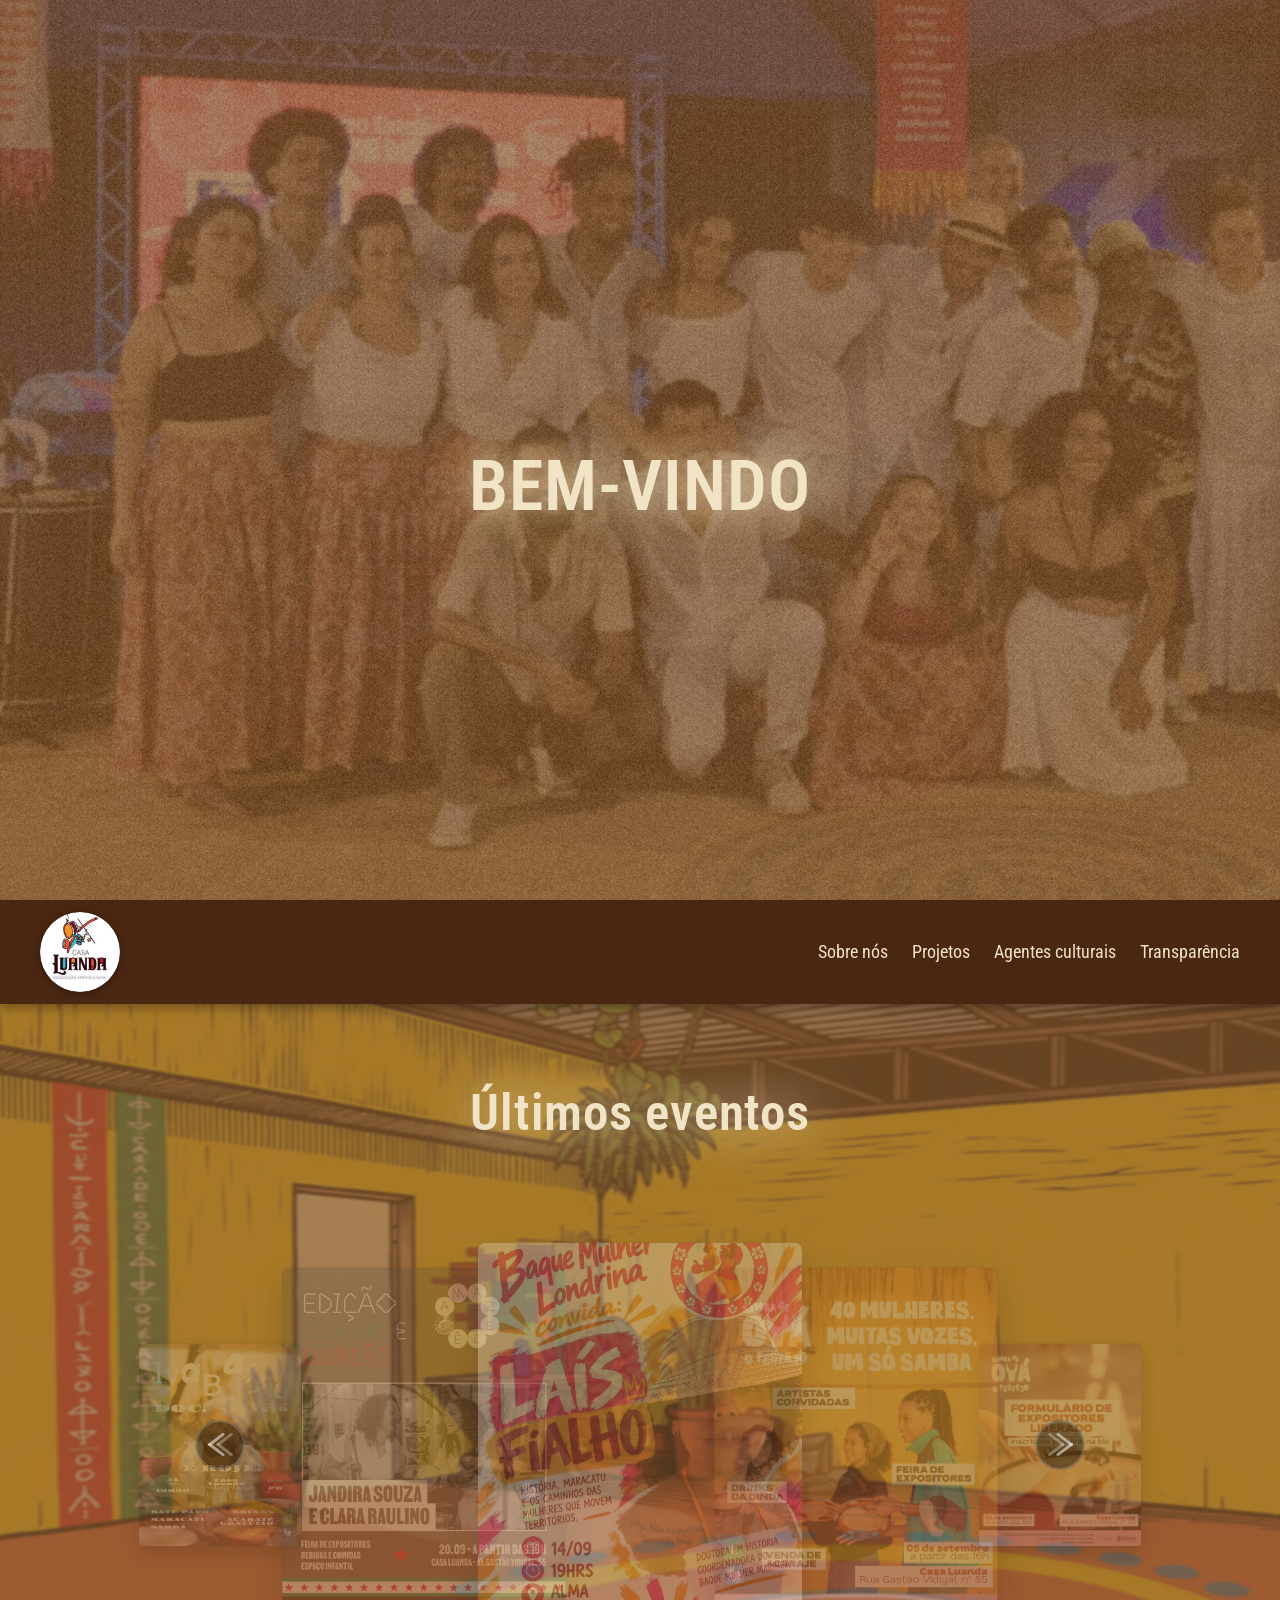
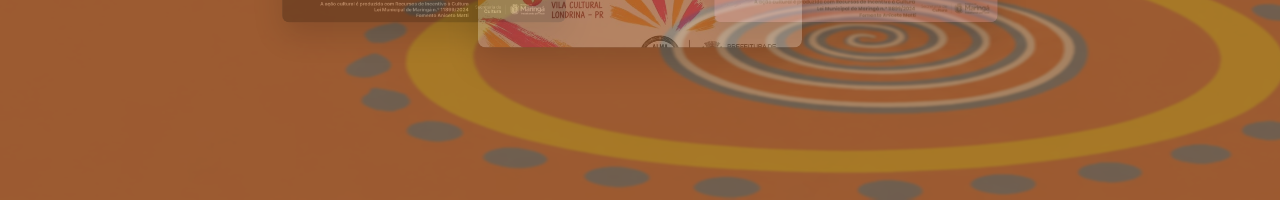
<file: index.html>
<!DOCTYPE html>
<html lang="pt-BR">

<head>
    <meta charset="UTF-8">
    <meta name="viewport" content="width=device-width, initial-scale=1.0">
    <title>Casa Luanda</title>
    <link rel="stylesheet" href="tudo/css/estilos.css">
    <link rel="preconnect" href="https://fonts.googleapis.com">
    <link rel="preconnect" href="https://fonts.gstatic.com" crossorigin>
    <link
        href="https://fonts.googleapis.com/css2?family=Cormorant+Garamond:wght@600&family=Roboto+Condensed:wght@300;400&family=Rye&display=swap"
        rel="stylesheet">
    <link rel="stylesheet" href="tudo/css/pre.css">
    <link rel="stylesheet" href="tudo/css/eventos.css">
</head>

<body class="preloader-active">

    <div id="preloader" class="preloader">

        <div class="preloader-logo">

            <div class="logo-casa">
                CASA
            </div>

            <div class="logo-luanda" aria-label="LUANDA">
                <span class="luanda-letter letter-l">L</span>
                <span class="luanda-letter letter-u">U</span>
                <span class="luanda-letter letter-a1">A</span>
                <span class="luanda-letter letter-n">N</span>
                <span class="luanda-letter letter-d">D</span>
                <span class="luanda-letter letter-a2">A</span>
            </div>

            <div class="logo-subtitle">
                ASSOCIAÇÃO AFRO-CULTURAL
            </div>

            <div class="preloader-shapes" aria-hidden="true">
                <div class="shape-item shape-left"></div>
                <div class="shape-item shape-center"></div>
                <div class="shape-item shape-right"></div>
            </div>

        </div>

    </div>

    <!-- Camada de Conteúdo e Seção Hero -->
    <main class="page-content">
        <section id="hero" class="hero-section" aria-label="Apresentação">
            <canvas id="glCanvas"></canvas>
            <h1 id="heroTitle" class="hero-title">BEM-VINDO</h1>
        </section>

        <!-- Spacer de Rolagem Mínima no Mobile -->
        <div id="heroSpacer" class="spacer-section hero-mobile-spacer">
            <button id="heroScrollBtn" class="hero-scroll-btn" aria-label="Ver últimos eventos">
                <img data-img="setaAbaixo" src="tudo/obts/setaparabaixo.svg" alt="Rolar para baixo">
            </button>
        </div>

        <!-- Nova Seção: Últimos Eventos -->
        <section id="ultimos-eventos" class="eventos-section">
            <canvas id="eventosCanvas" class="eventos-bg-canvas"></canvas>
            <header class="eventos-header">
                <div class="header-logo">
                    <img data-img="logo">
                </div>
                <nav-menu id="mainNav"></nav-menu>
            </header>

            <div class="eventos-content">
                <h2 class="eventos-title">Últimos eventos</h2>

                <div class="carousel-container">
                    <button class="carousel-btn prev-btn" onclick="moverCarrossel(-1)" aria-label="Anterior">
                        <img data-img="setaAnterior" style="transform: scaleX(-1);">
                    </button>

                    <div class="carousel-track" id="carouselTrack">
                        <!-- Cartazes injetados por JS -->
                    </div>

                    <button class="carousel-btn next-btn" onclick="moverCarrossel(1)" aria-label="Próximo">
                        <img data-img="setaProximo">
                    </button>
                </div>
            </div>
        </section>
    </main>

    <script src="config/config.img.js"></script>
    <script>
        (function () {
            const config = window.configImg || (typeof configImg !== 'undefined' ? configImg : null);
            const imagens = config && config.paginaInicial;
            if (!imagens) return;

            document.querySelectorAll('[data-img]').forEach(img => {
                const chave = img.getAttribute('data-img');
                const dados = imagens[chave];
                if (dados) {
                    img.src = dados.caminho;
                    if (dados.alt) img.alt = dados.alt;
                    if (dados.link) {
                        img.style.cursor = 'pointer';
                        img.addEventListener('click', () => {
                            window.location.href = dados.link;
                        });
                    }
                }
            });
        })();
    </script>
    <script src="tudo/js/device-detect.js"></script>
    <script src="tudo/js/shaders.js"></script>
    <script src="tudo/js/carousel.js"></script>
    <script src="tudo/js/main.js"></script>
    <script src="tudo/js/pre.js"></script>
    <script src="tudo/js/hero.js"></script>
    <script src="tudo/js/components/nav-menu.js"></script>
    <script src="tudo/js/eventos.js"></script>

</body>

</html>
</file>
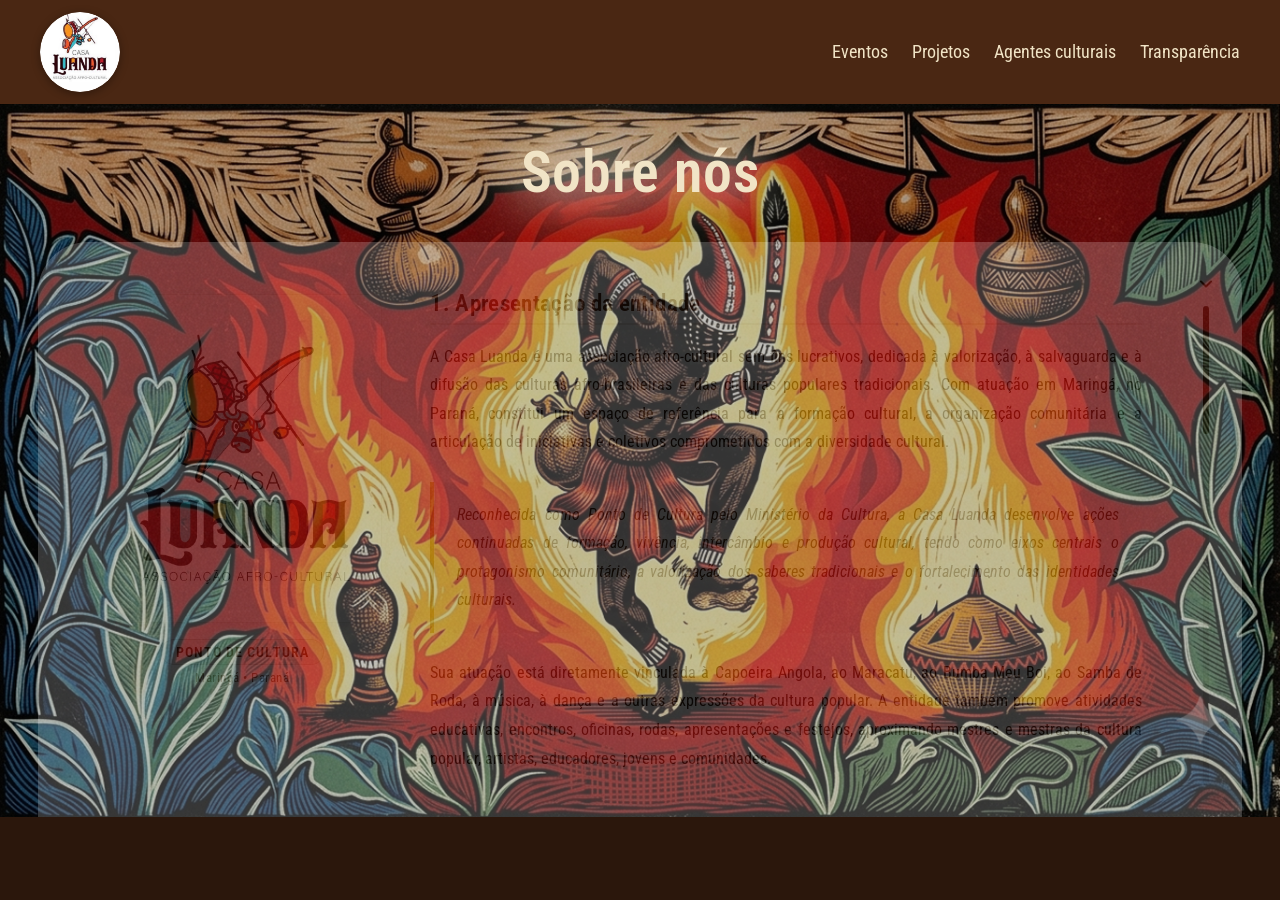
<file: sobre-nos.html>
<!DOCTYPE html>
<html lang="pt-BR">

<head>
    <meta charset="UTF-8">
    <meta name="viewport" content="width=device-width, initial-scale=1.0">
    <title>Casa Luanda - Sobre Nós</title>
    <link rel="preconnect" href="https://fonts.googleapis.com">
    <link rel="preconnect" href="https://fonts.gstatic.com" crossorigin>
    <link
        href="https://fonts.googleapis.com/css2?family=Cormorant+Garamond:wght@600&family=Roboto+Condensed:wght@300;400;600&family=Rye&display=swap"
        rel="stylesheet">
    <link rel="stylesheet" href="tudo/css/estilos.css">
    <link rel="stylesheet" href="tudo/css/eventos.css">
    <link rel="stylesheet" href="tudo/css/sobre-nos.css">
    <script src="tudo/js/device-detect.js"></script>
</head>

<body class="pagina-sobre-nos">

    <main class="page-content">
        <!-- Seção Principal Sobre Nós -->
        <section id="sobre-nos" class="sobre-section">
            <!-- Cabeçalho Idêntico à Página Inicial -->
            <header class="eventos-header">
                <div class="header-logo">
                    <img data-img="logo" alt="Logo Casa Luanda">
                </div>
                <nav-menu id="mainNav"></nav-menu>
            </header>

            <!-- Container Principal: Imagem de Fundo (qmos.png) e Conteúdo Sobreposto -->
            <div class="sobre-main-container">
                <!-- Imagem de Fundo Completa em Proporção Nativa sem Cortes -->
                <img class="sobre-bg-image" src="tudo/obts/qmos.png" alt="Casa Luanda - Sobre Nós" data-img="fundo">
                <script>
                    if (typeof window.isMobileDevice === 'function' && window.isMobileDevice() && (window.innerHeight > window.innerWidth)) {
                        document.currentScript.previousElementSibling.src = 'tudo/obts/mb.qmos.png';
                    }
                </script>

                <!-- Camada de Conteúdo -->
                <div class="sobre-content">
                    <!-- Título Exato em Caixa Mista com Margem Superior Padronizada (3.5rem) -->
                    <h1 class="sobre-title">Sobre nós</h1>

                    <!-- Card Principal (.sobrenos-card) com Distância Padronizada (3.5rem) e Largura 94% -->
                    <div class="sobrenos-card sobre-card" id="sobreCard">
                        <!-- Container Textual com Rolagem Vertical Interna -->
                        <div class="sobre-card-content" id="sobreCardContent">
                            <div class="sobre-editorial-container">
                                <!-- Coluna da Imagem Institucional (Desktop: Esquerda / Mobile: Topo Centralizado) -->
                                <aside class="sobre-marca-col">
                                    <div class="sobre-marca-wrapper">
                                        <img class="sobre-marca-img" src="tudo/obts/marca.png" alt="Marca Institucional Casa Luanda" data-img="marca">
                                    </div>
                                    <div class="sobre-marca-caption">
                                        <span class="sobre-marca-badge">Ponto de Cultura</span>
                                        <span class="sobre-marca-sub">Maringá • Paraná</span>
                                    </div>
                                </aside>

                                <!-- Coluna de Texto Editorial Diagramado -->
                                <article class="sobre-editorial-text">
                                    <!-- 1. Apresentação da entidade -->
                                    <section class="sobre-secao">
                                        <h3 class="sobre-editorial-heading">1. Apresentação da entidade</h3>
                                        <p class="sobre-p">
                                            A Casa Luanda é uma associação afro-cultural sem fins lucrativos, dedicada à valorização, à salvaguarda e à difusão das culturas afro-brasileiras e das culturas populares tradicionais. Com atuação em Maringá, no Paraná, constitui um espaço de referência para a formação cultural, a organização comunitária e a articulação de iniciativas e coletivos comprometidos com a diversidade cultural.
                                        </p>
                                        <div class="sobre-destaque">
                                            <p>
                                                Reconhecida como Ponto de Cultura pelo Ministério da Cultura, a Casa Luanda desenvolve ações continuadas de formação, vivência, intercâmbio e produção cultural, tendo como eixos centrais o protagonismo comunitário, a valorização dos saberes tradicionais e o fortalecimento das identidades culturais.
                                            </p>
                                        </div>
                                        <p class="sobre-p">
                                            Sua atuação está diretamente vinculada à Capoeira Angola, ao Maracatu, ao Bumba Meu Boi, ao Samba de Roda, à música, à dança e a outras expressões da cultura popular. A entidade também promove atividades educativas, encontros, oficinas, rodas, apresentações e festejos, aproximando mestres e mestras da cultura popular, artistas, educadores, jovens e comunidades.
                                        </p>
                                    </section>

                                    <!-- 2. Objetivos institucionais -->
                                    <section class="sobre-secao">
                                        <h3 class="sobre-editorial-heading">2. Objetivos institucionais</h3>
                                        <p class="sobre-p sobre-lead-p">
                                            A Casa Luanda tem como objetivos:
                                        </p>
                                        <ul class="sobre-objetivos-list">
                                            <li class="sobre-objetivo-item">Promover e valorizar as culturas tradicionais afro-brasileiras.</li>
                                            <li class="sobre-objetivo-item">Desenvolver processos continuados de formação cultural e transmissão de saberes entre gerações.</li>
                                            <li class="sobre-objetivo-item">Fortalecer grupos, coletivos, mestres e mestras da cultura popular, reconhecendo seus protagonismos e conhecimentos.</li>
                                            <li class="sobre-objetivo-item">Democratizar o acesso à cultura por meio de atividades gratuitas e ações em territórios periféricos e comunidades em situação de vulnerabilidade.</li>
                                            <li class="sobre-objetivo-item">Promover a diversidade cultural, o enfrentamento ao racismo e a valorização das identidades negras.</li>
                                            <li class="sobre-objetivo-item">Articular redes de cooperação entre organizações culturais, instituições de ensino, movimentos sociais e comunidades tradicionais.</li>
                                            <li class="sobre-objetivo-item">Desenvolver ações de acessibilidade, inclusão e participação cultural.</li>
                                            <li class="sobre-objetivo-item">Contribuir para a implementação e o fortalecimento das políticas públicas de cultura, especialmente da Política Nacional de Cultura Viva.</li>
                                        </ul>
                                    </section>

                                    <!-- 3. Histórico e trajetória -->
                                    <section class="sobre-secao">
                                        <h3 class="sobre-editorial-heading">3. Histórico e trajetória</h3>
                                        <p class="sobre-p">
                                            A Casa Luanda consolidou-se como um espaço de encontro, formação e produção cultural, reunindo grupos e iniciativas que atuam na preservação e na continuidade das culturas afro-diaspóricas. Sua organização se desenvolve a partir da gestão compartilhada e da convivência entre diferentes expressões da cultura popular.
                                        </p>
                                        <p class="sobre-p">
                                            Entre seus grupos residentes e fundadores estão o Grupo Capoeira Angola Dinda, o Maracatu Baque Mulher e o Grupo Bumba Meu Boi Anjos da Guarda. A partir dessa experiência, a Casa Luanda ampliou sua atuação, estabelecendo parcerias com coletivos, organizações culturais, instituições de ensino e movimentos sociais.
                                        </p>
                                        <p class="sobre-p">
                                            Ao longo de sua trajetória, passou a integrar e fortalecer redes de articulação cultural em âmbito municipal, estadual e nacional, contribuindo para a circulação de mestres e mestras, a formação de novos agentes culturais e a construção de espaços de participação comunitária.
                                        </p>
                                        <div class="sobre-destaque">
                                            <p>
                                                Como Ponto de Cultura, a entidade compreende a cultura como direito e como instrumento de organização social, transmissão de conhecimentos e fortalecimento dos territórios. Sua atuação busca articular sem centralizar e fortalecer protagonismos das comunidades historicamente marginalizadas.
                                            </p>
                                        </div>
                                        <div class="sobre-reconhecimento-box">
                                            <div class="sobre-reconhecimento-badge" aria-hidden="true">
                                                <svg viewBox="0 0 24 24" class="sobre-badge-icon" fill="none" stroke="currentColor" stroke-width="2" stroke-linecap="round" stroke-linejoin="round">
                                                    <path d="M12 2l3.09 6.26L22 9.27l-5 4.87 1.18 6.88L12 17.77l-6.18 3.25L7 14.14 2 9.27l6.91-1.01L12 2z"></path>
                                                </svg>
                                            </div>
                                            <p class="sobre-reconhecimento-text">
                                                A Casa Luanda também foi declarada de Utilidade Pública Municipal pela Lei nº 11.719, de 16 de novembro de 2023.
                                            </p>
                                        </div>
                                    </section>
                                </article>
                            </div>
                        </div>

                        <!-- Indicador Visual de Rolagem e Trilha Customizada -->
                        <div class="sobre-scrollbar" id="sobreScrollbar" role="scrollbar" aria-controls="sobreCardContent"
                            aria-orientation="vertical">
                            <button class="sobre-scroll-down-btn" id="sobreScrollDownBtn"
                                aria-label="Rolar conteúdo para baixo" title="Rolar para baixo">
                                <svg viewBox="0 0 24 24" class="sobre-arrow-icon" fill="none" stroke="currentColor"
                                    stroke-width="2.5" stroke-linecap="round" stroke-linejoin="round">
                                    <polyline points="6 9 12 15 18 9"></polyline>
                                </svg>
                            </button>
                            <div class="sobre-scrollbar-track" id="sobreScrollTrack">
                                <div class="sobre-scrollbar-thumb" id="sobreScrollThumb"></div>
                            </div>
                        </div>
                    </div>
                </div>
            </div>
        </section>
    </main>

    <script src="config/config.img.js"></script>
    <script>
        (function () {
            const isMobileVert = typeof window.isMobileDevice === 'function' &&
                window.isMobileDevice() &&
                (window.innerHeight > window.innerWidth);
            const config = window.configImg || (typeof configImg !== 'undefined' ? configImg : null);
            const imagens = (config && config.paginaSobre) || (config && config.paginaInicial);
            if (!imagens) return;

            document.querySelectorAll('[data-img]').forEach(img => {
                const chave = img.getAttribute('data-img');
                const dados = imagens[chave] || (config.paginaInicial && config.paginaInicial[chave]);
                if (dados) {
                    const src = (isMobileVert && dados.caminhoMobile) ? dados.caminhoMobile : dados.caminho;
                    img.src = src;
                    if (dados.alt) img.alt = dados.alt;
                    if (dados.link) {
                        img.style.cursor = 'pointer';
                        img.addEventListener('click', () => {
                            window.location.href = dados.link;
                        });
                    }
                }
            });
        })();
    </script>
    <script src="tudo/js/components/nav-menu.js"></script>
    <script src="tudo/js/sobre-nos.js"></script>

</body>

</html>
</file>
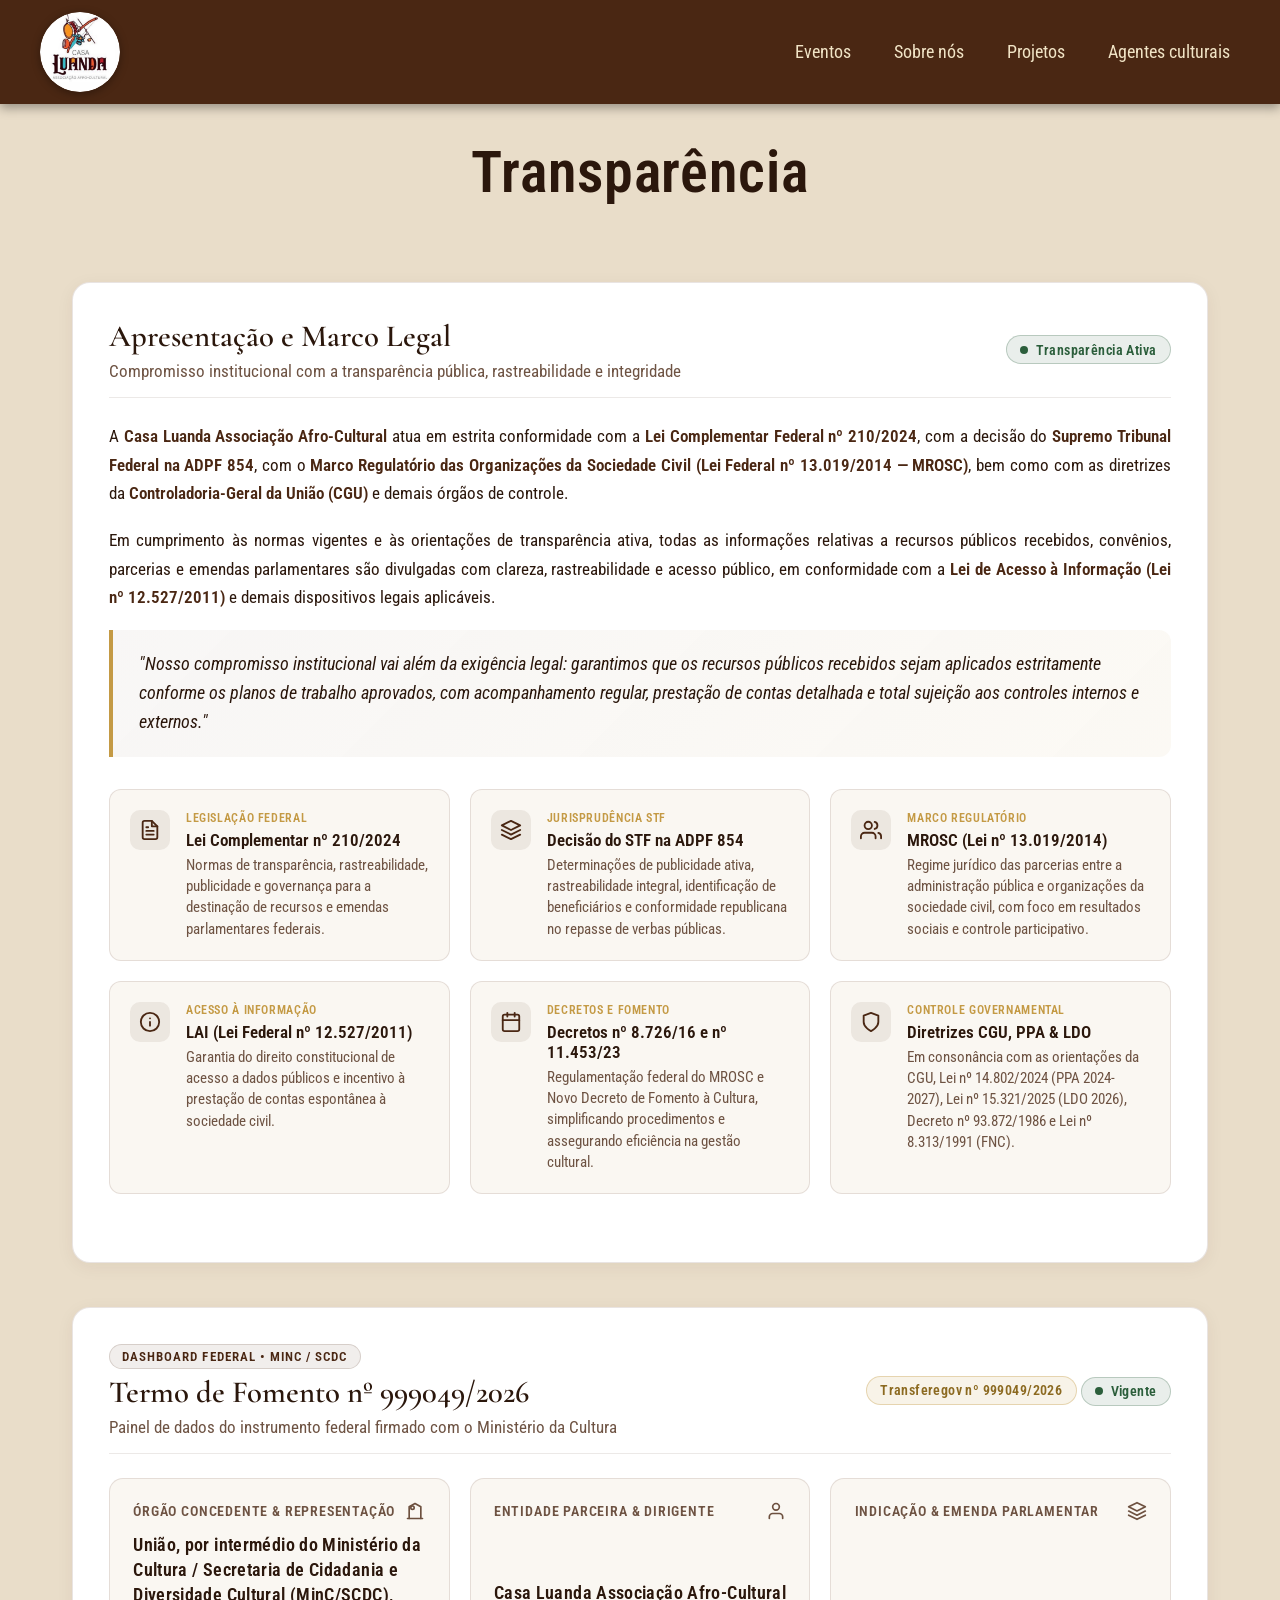
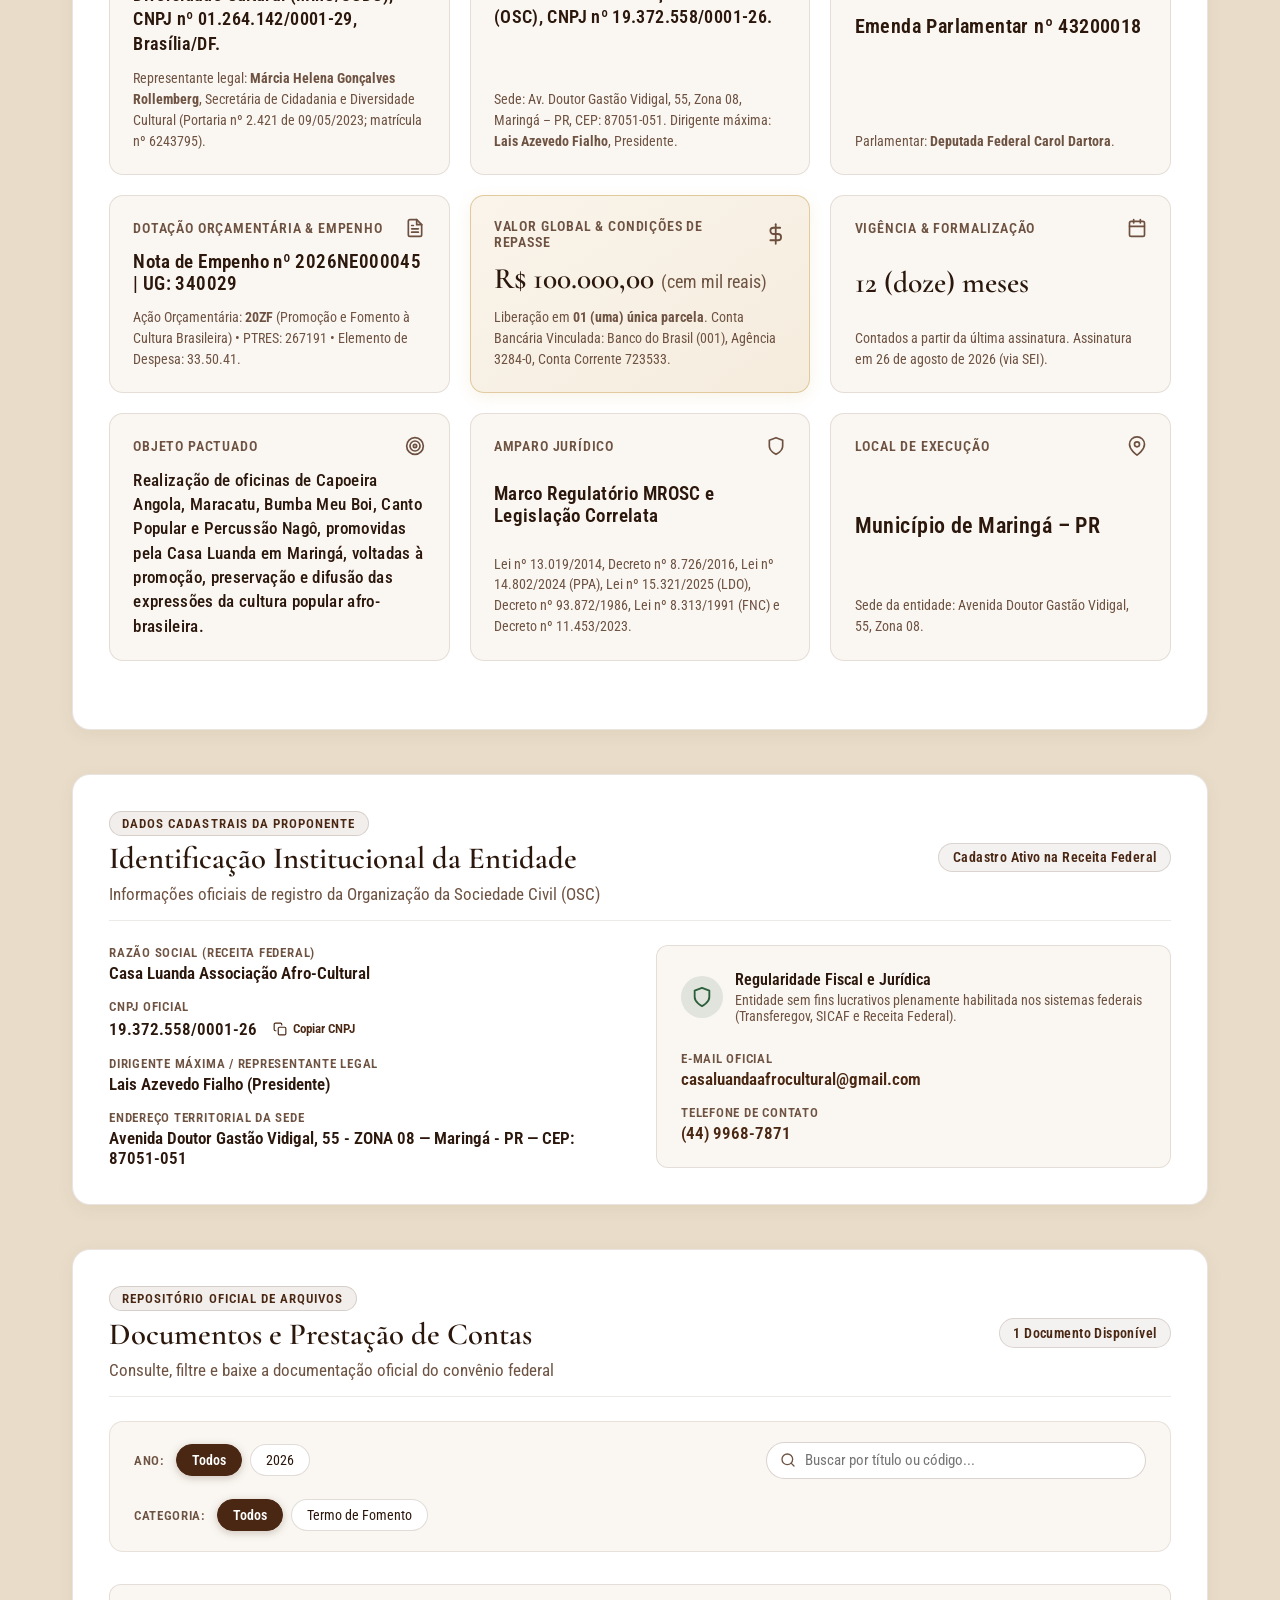
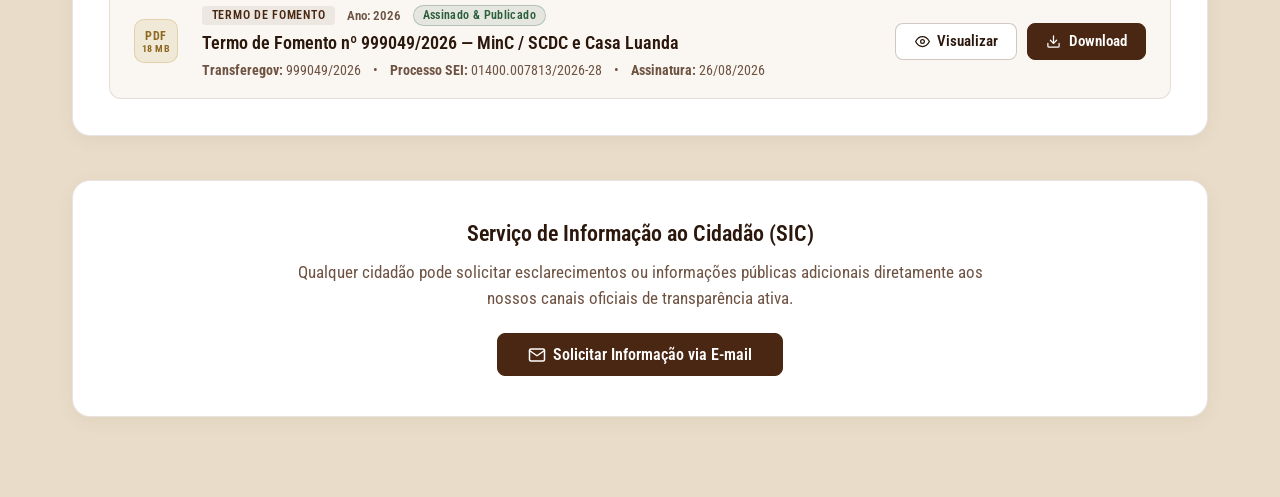
<file: transparencia.html>
<!DOCTYPE html>
<html lang="pt-BR">
<head>
    <meta charset="UTF-8">
    <meta name="viewport" content="width=device-width, initial-scale=1.0">
    <title>Casa Luanda - Transparência e Controle Social</title>
    
    <!-- Pré-conexão e Importação de Fontes Oficiais -->
    <link rel="preconnect" href="https://fonts.googleapis.com">
    <link rel="preconnect" href="https://fonts.gstatic.com" crossorigin>
    <link href="https://fonts.googleapis.com/css2?family=Cormorant+Garamond:ital,wght@0,600;0,700;1,400;1,600&family=Roboto+Condensed:ital,wght@0,300;0,400;0,600;0,700;1,400&family=Rye&display=swap" rel="stylesheet">

    <!-- Folhas de Estilo -->
    <link rel="stylesheet" href="tudo/css/estilos.css">
    <link rel="stylesheet" href="tudo/css/transparencia.css">
</head>
<body class="pagina-transparencia">

    <main class="page-content">
        <!-- Seção Principal com ID 'transparencia' -->
        <section id="transparencia" class="transparencia-section">
            
            <!-- Cabeçalho Idêntico ao de 'Sobre Nós' e 'Eventos' -->
            <header class="eventos-header">
                <div class="header-logo">
                    <img data-img="logo" src="tudo/obts/logo.png" alt="Logo Casa Luanda">
                </div>
                
                <!-- Componente de Navegação Global -->
                <nav-menu id="mainNav">
                    <nav class="header-nav">
                        <button class="nav-link" data-section="ultimos-eventos" onclick="window.aoClicarMenu('Eventos', 'ultimos-eventos')">Eventos</button>
                        <button class="nav-link" data-section="sobre-nos" onclick="window.aoClicarMenu('Sobre nós', 'sobre-nos')">Sobre nós</button>
                        <button class="nav-link" data-section="projetos" onclick="window.aoClicarMenu('Projetos', 'projetos')">Projetos</button>
                        <button class="nav-link" data-section="agentes-culturais" onclick="window.aoClicarMenu('Agentes culturais', 'agentes-culturais')">Agentes culturais</button>
                        <button class="nav-link" data-section="transparencia" style="display: none;" onclick="window.aoClicarMenu('Transparência', 'transparencia')">Transparência</button>
                    </nav>
                </nav-menu>
            </header>

            <!-- Container Único de Conteúdo -->
            <div class="transparencia-container">
                <!-- Título Centralizado com Efeito Luminoso Idêntico ao 'Sobre nós' -->
                <h1 class="transparencia-title">Transparência</h1>

                <!-- Wrapper Principal de Conteúdo Estruturado -->
                <div class="transparencia-wrapper">

                    <!-- =================================================================
                         1. Seção de Apresentação e Marco Legal
                         ================================================================= -->
                    <section class="tp-card" id="marco-legal">
                        <div class="tp-card-header">
                            <div class="tp-section-heading">
                                <h2 class="tp-section-title">Apresentação e Marco Legal</h2>
                                <p class="tp-section-subtitle">Compromisso institucional com a transparência pública, rastreabilidade e integridade</p>
                            </div>
                            <span class="tp-pill tp-pill-success">
                                <span class="tp-pill-indicator pulse"></span>
                                Transparência Ativa
                            </span>
                        </div>

                        <div class="tp-intro-text">
                            <p class="tp-intro-p">
                                A <strong>Casa Luanda Associação Afro-Cultural</strong> atua em estrita conformidade com a <strong>Lei Complementar Federal nº 210/2024</strong>, com a decisão do <strong>Supremo Tribunal Federal na ADPF 854</strong>, com o <strong>Marco Regulatório das Organizações da Sociedade Civil (Lei Federal nº 13.019/2014 — MROSC)</strong>, bem como com as diretrizes da <strong>Controladoria-Geral da União (CGU)</strong> e demais órgãos de controle.
                            </p>
                            
                            <p class="tp-intro-p">
                                Em cumprimento às normas vigentes e às orientações de transparência ativa, todas as informações relativas a recursos públicos recebidos, convênios, parcerias e emendas parlamentares são divulgadas com clareza, rastreabilidade e acesso público, em conformidade com a <strong>Lei de Acesso à Informação (Lei nº 12.527/2011)</strong> e demais dispositivos legais aplicáveis.
                            </p>

                            <div class="tp-intro-highlight">
                                <p>
                                    "Nosso compromisso institucional vai além da exigência legal: garantimos que os recursos públicos recebidos sejam aplicados estritamente conforme os planos de trabalho aprovados, com acompanhamento regular, prestação de contas detalhada e total sujeição aos controles internos e externos."
                                </p>
                            </div>
                        </div>

                        <!-- Grid de Fundamentação Jurídica -->
                        <div class="tp-legal-grid">
                            <article class="tp-legal-item">
                                <div class="tp-legal-icon">
                                    <svg width="22" height="22" viewBox="0 0 24 24" fill="none" stroke="currentColor" stroke-width="2" stroke-linecap="round" stroke-linejoin="round"><path d="M14 2H6a2 2 0 0 0-2 2v16a2 2 0 0 0 2 2h12a2 2 0 0 0 2-2V8z"></path><polyline points="14 2 14 8 20 8"></polyline><line x1="16" y1="13" x2="8" y2="13"></line><line x1="16" y1="17" x2="8" y2="17"></line><polyline points="10 9 9 9 8 9"></polyline></svg>
                                </div>
                                <div class="tp-legal-info">
                                    <span class="tp-legal-tag">Legislação Federal</span>
                                    <h4 class="tp-legal-title">Lei Complementar nº 210/2024</h4>
                                    <p class="tp-legal-desc">Normas de transparência, rastreabilidade, publicidade e governança para a destinação de recursos e emendas parlamentares federais.</p>
                                </div>
                            </article>

                            <article class="tp-legal-item">
                                <div class="tp-legal-icon">
                                    <svg width="22" height="22" viewBox="0 0 24 24" fill="none" stroke="currentColor" stroke-width="2" stroke-linecap="round" stroke-linejoin="round"><polygon points="12 2 2 7 12 12 22 7 12 2"></polygon><polyline points="2 17 12 22 22 17"></polyline><polyline points="2 12 12 17 22 12"></polyline></svg>
                                </div>
                                <div class="tp-legal-info">
                                    <span class="tp-legal-tag">Jurisprudência STF</span>
                                    <h4 class="tp-legal-title">Decisão do STF na ADPF 854</h4>
                                    <p class="tp-legal-desc">Determinações de publicidade ativa, rastreabilidade integral, identificação de beneficiários e conformidade republicana no repasse de verbas públicas.</p>
                                </div>
                            </article>

                            <article class="tp-legal-item">
                                <div class="tp-legal-icon">
                                    <svg width="22" height="22" viewBox="0 0 24 24" fill="none" stroke="currentColor" stroke-width="2" stroke-linecap="round" stroke-linejoin="round"><path d="M17 21v-2a4 4 0 0 0-4-4H5a4 4 0 0 0-4 4v2"></path><circle cx="9" cy="7" r="4"></circle><path d="M23 21v-2a4 4 0 0 0-3-3.87"></path><path d="M16 3.13a4 4 0 0 1 0 7.75"></path></svg>
                                </div>
                                <div class="tp-legal-info">
                                    <span class="tp-legal-tag">Marco Regulatório</span>
                                    <h4 class="tp-legal-title">MROSC (Lei nº 13.019/2014)</h4>
                                    <p class="tp-legal-desc">Regime jurídico das parcerias entre a administração pública e organizações da sociedade civil, com foco em resultados sociais e controle participativo.</p>
                                </div>
                            </article>

                            <article class="tp-legal-item">
                                <div class="tp-legal-icon">
                                    <svg width="22" height="22" viewBox="0 0 24 24" fill="none" stroke="currentColor" stroke-width="2" stroke-linecap="round" stroke-linejoin="round"><circle cx="12" cy="12" r="10"></circle><line x1="12" y1="16" x2="12" y2="12"></line><line x1="12" y1="8" x2="12.01" y2="8"></line></svg>
                                </div>
                                <div class="tp-legal-info">
                                    <span class="tp-legal-tag">Acesso à Informação</span>
                                    <h4 class="tp-legal-title">LAI (Lei Federal nº 12.527/2011)</h4>
                                    <p class="tp-legal-desc">Garantia do direito constitucional de acesso a dados públicos e incentivo à prestação de contas espontânea à sociedade civil.</p>
                                </div>
                            </article>

                            <article class="tp-legal-item">
                                <div class="tp-legal-icon">
                                    <svg width="22" height="22" viewBox="0 0 24 24" fill="none" stroke="currentColor" stroke-width="2" stroke-linecap="round" stroke-linejoin="round"><rect x="3" y="4" width="18" height="18" rx="2" ry="2"></rect><line x1="16" y1="2" x2="16" y2="6"></line><line x1="8" y1="2" x2="8" y2="6"></line><line x1="3" y1="10" x2="21" y2="10"></line></svg>
                                </div>
                                <div class="tp-legal-info">
                                    <span class="tp-legal-tag">Decretos e Fomento</span>
                                    <h4 class="tp-legal-title">Decretos nº 8.726/16 e nº 11.453/23</h4>
                                    <p class="tp-legal-desc">Regulamentação federal do MROSC e Novo Decreto de Fomento à Cultura, simplificando procedimentos e assegurando eficiência na gestão cultural.</p>
                                </div>
                            </article>

                            <article class="tp-legal-item">
                                <div class="tp-legal-icon">
                                    <svg width="22" height="22" viewBox="0 0 24 24" fill="none" stroke="currentColor" stroke-width="2" stroke-linecap="round" stroke-linejoin="round"><path d="M12 22s8-4 8-10V5l-8-3-8 3v7c0 6 8 10 8 10z"></path></svg>
                                </div>
                                <div class="tp-legal-info">
                                    <span class="tp-legal-tag">Controle Governamental</span>
                                    <h4 class="tp-legal-title">Diretrizes CGU, PPA & LDO</h4>
                                    <p class="tp-legal-desc">Em consonância com as orientações da CGU, Lei nº 14.802/2024 (PPA 2024-2027), Lei nº 15.321/2025 (LDO 2026), Decreto nº 93.872/1986 e Lei nº 8.313/1991 (FNC).</p>
                                </div>
                            </article>
                        </div>
                    </section>

                    <!-- =================================================================
                         2. Painel Visual de Resumo do Instrumento Federal (Termo de Fomento)
                         ================================================================= -->
                    <section class="tp-card" id="painel-instrumento">
                        <div class="tp-card-header">
                            <div class="tp-section-heading">
                                <span class="tp-section-badge">Dashboard Federal • MinC / SCDC</span>
                                <h2 class="tp-section-title">Termo de Fomento nº 999049/2026</h2>
                                <p class="tp-section-subtitle">Painel de dados do instrumento federal firmado com o Ministério da Cultura</p>
                            </div>
                            <div class="tp-header-badges">
                                <span class="tp-pill tp-pill-gold">Transferegov nº 999049/2026</span>
                                <span class="tp-pill tp-pill-success">
                                    <span class="tp-pill-indicator pulse"></span>
                                    Vigente
                                </span>
                            </div>
                        </div>

                        <!-- Grid de Indicadores Rápidos (KPIs) -->
                        <div class="tp-kpi-grid">
                            <!-- 1. ÓRGÃO CONCEDENTE & REPRESENTAÇÃO -->
                            <article class="tp-kpi-card">
                                <div class="tp-kpi-header">
                                    <span class="tp-kpi-label">Órgão Concedente &amp; Representação</span>
                                    <svg class="tp-kpi-icon" width="20" height="20" viewBox="0 0 24 24" fill="none" stroke="currentColor" stroke-width="2" stroke-linecap="round" stroke-linejoin="round"><path d="M3 21h18"></path><path d="M5 21V7l7-4 7 4v14"></path><path d="M9 10a2 2 0 1 0 0-4 2 2 0 0 0 0 4z"></path></svg>
                                </div>
                                <p class="tp-kpi-value mono" style="font-size: 1.15rem; line-height: 1.35;">União, por intermédio do Ministério da Cultura / Secretaria de Cidadania e Diversidade Cultural (MinC/SCDC), CNPJ nº 01.264.142/0001-29, Brasília/DF.</p>
                                <p class="tp-kpi-sub">Representante legal: <strong>Márcia Helena Gonçalves Rollemberg</strong>, Secretária de Cidadania e Diversidade Cultural (Portaria nº 2.421 de 09/05/2023; matrícula nº 6243795).</p>
                            </article>

                            <!-- 2. ENTIDADE PARCEIRA & DIRIGENTE -->
                            <article class="tp-kpi-card">
                                <div class="tp-kpi-header">
                                    <span class="tp-kpi-label">Entidade Parceira &amp; Dirigente</span>
                                    <svg class="tp-kpi-icon" width="20" height="20" viewBox="0 0 24 24" fill="none" stroke="currentColor" stroke-width="2" stroke-linecap="round" stroke-linejoin="round"><path d="M20 21v-2a4 4 0 0 0-4-4H8a4 4 0 0 0-4 4v2"></path><circle cx="12" cy="7" r="4"></circle></svg>
                                </div>
                                <p class="tp-kpi-value mono" style="font-size: 1.15rem; line-height: 1.35;">Casa Luanda Associação Afro-Cultural (OSC), CNPJ nº 19.372.558/0001-26.</p>
                                <p class="tp-kpi-sub">Sede: Av. Doutor Gastão Vidigal, 55, Zona 08, Maringá – PR, CEP: 87051-051. Dirigente máxima: <strong>Lais Azevedo Fialho</strong>, Presidente.</p>
                            </article>

                            <!-- 3. PARLAMENTAR & EMENDA -->
                            <article class="tp-kpi-card">
                                <div class="tp-kpi-header">
                                    <span class="tp-kpi-label">Indicação &amp; Emenda Parlamentar</span>
                                    <svg class="tp-kpi-icon" width="20" height="20" viewBox="0 0 24 24" fill="none" stroke="currentColor" stroke-width="2" stroke-linecap="round" stroke-linejoin="round"><path d="M12 2L2 7l10 5 10-5-10-5z"></path><path d="M2 17l10 5 10-5"></path><path d="M2 12l10 5 10-5"></path></svg>
                                </div>
                                <p class="tp-kpi-value mono" style="font-size: 1.25rem;">Emenda Parlamentar nº 43200018</p>
                                <p class="tp-kpi-sub">Parlamentar: <strong>Deputada Federal Carol Dartora</strong>.</p>
                            </article>

                            <!-- 4. DOTAÇÃO & EMPENHO -->
                            <article class="tp-kpi-card">
                                <div class="tp-kpi-header">
                                    <span class="tp-kpi-label">Dotação Orçamentária &amp; Empenho</span>
                                    <svg class="tp-kpi-icon" width="20" height="20" viewBox="0 0 24 24" fill="none" stroke="currentColor" stroke-width="2" stroke-linecap="round" stroke-linejoin="round"><path d="M14 2H6a2 2 0 0 0-2 2v16a2 2 0 0 0 2 2h12a2 2 0 0 0 2-2V8z"></path><polyline points="14 2 14 8 20 8"></polyline><line x1="16" y1="13" x2="8" y2="13"></line><line x1="16" y1="17" x2="8" y2="17"></line><polyline points="10 9 9 9 8 9"></polyline></svg>
                                </div>
                                <p class="tp-kpi-value mono" style="font-size: 1.2rem;">Nota de Empenho nº 2026NE000045 | UG: 340029</p>
                                <p class="tp-kpi-sub">Ação Orçamentária: <strong>20ZF</strong> (Promoção e Fomento à Cultura Brasileira) • PTRES: 267191 • Elemento de Despesa: 33.50.41.</p>
                            </article>

                            <!-- 5. VALOR GLOBAL & REPASSE -->
                            <article class="tp-kpi-card tp-kpi-card-highlight">
                                <div class="tp-kpi-header">
                                    <span class="tp-kpi-label">Valor Global &amp; Condições de Repasse</span>
                                    <svg class="tp-kpi-icon" width="22" height="22" viewBox="0 0 24 24" fill="none" stroke="currentColor" stroke-width="2" stroke-linecap="round" stroke-linejoin="round"><line x1="12" y1="1" x2="12" y2="23"></line><path d="M17 5H9.5a3.5 3.5 0 0 0 0 7h5a3.5 3.5 0 0 1 0 7H6"></path></svg>
                                </div>
                                <p class="tp-kpi-value">R$ 100.000,00 <span style="font-size: 1.1rem; font-family: 'Roboto Condensed', sans-serif; font-weight: 400; color: var(--transparencia-color-muted);">(cem mil reais)</span></p>
                                <p class="tp-kpi-sub">Liberação em <strong>01 (uma) única parcela</strong>. Conta Bancária Vinculada: Banco do Brasil (001), Agência 3284-0, Conta Corrente 723533.</p>
                            </article>

                            <!-- 6. VIGÊNCIA E ASSINATURA -->
                            <article class="tp-kpi-card">
                                <div class="tp-kpi-header">
                                    <span class="tp-kpi-label">Vigência &amp; Formalização</span>
                                    <svg class="tp-kpi-icon" width="20" height="20" viewBox="0 0 24 24" fill="none" stroke="currentColor" stroke-width="2" stroke-linecap="round" stroke-linejoin="round"><rect x="3" y="4" width="18" height="18" rx="2" ry="2"></rect><line x1="16" y1="2" x2="16" y2="6"></line><line x1="8" y1="2" x2="8" y2="6"></line><line x1="3" y1="10" x2="21" y2="10"></line></svg>
                                </div>
                                <p class="tp-kpi-value">12 (doze) meses</p>
                                <p class="tp-kpi-sub">Contados a partir da última assinatura. Assinatura em 26 de agosto de 2026 (via SEI).</p>
                            </article>

                            <!-- 7. OBJETO PACTUADO -->
                            <article class="tp-kpi-card">
                                <div class="tp-kpi-header">
                                    <span class="tp-kpi-label">Objeto Pactuado</span>
                                    <svg class="tp-kpi-icon" width="20" height="20" viewBox="0 0 24 24" fill="none" stroke="currentColor" stroke-width="2" stroke-linecap="round" stroke-linejoin="round"><circle cx="12" cy="12" r="10"></circle><circle cx="12" cy="12" r="6"></circle><circle cx="12" cy="12" r="2"></circle></svg>
                                </div>
                                <p class="tp-kpi-value mono" style="font-size: 1.05rem; line-height: 1.45; font-weight: 500;">Realização de oficinas de Capoeira Angola, Maracatu, Bumba Meu Boi, Canto Popular e Percussão Nagô, promovidas pela Casa Luanda em Maringá, voltadas à promoção, preservação e difusão das expressões da cultura popular afro-brasileira.</p>
                            </article>

                            <!-- 8. AMPARO JURÍDICO (AGU/PF) -->
                            <article class="tp-kpi-card">
                                <div class="tp-kpi-header">
                                    <span class="tp-kpi-label">Amparo Jurídico</span>
                                    <svg class="tp-kpi-icon" width="20" height="20" viewBox="0 0 24 24" fill="none" stroke="currentColor" stroke-width="2" stroke-linecap="round" stroke-linejoin="round"><path d="M12 22s8-4 8-10V5l-8-3-8 3v7c0 6 8 10 8 10z"></path></svg>
                                </div>
                                <p class="tp-kpi-value mono" style="font-size: 1.2rem;">Marco Regulatório MROSC e Legislação Correlata</p>
                                <p class="tp-kpi-sub">Lei nº 13.019/2014, Decreto nº 8.726/2016, Lei nº 14.802/2024 (PPA), Lei nº 15.321/2025 (LDO), Decreto nº 93.872/1986, Lei nº 8.313/1991 (FNC) e Decreto nº 11.453/2023.</p>
                            </article>

                            <!-- 9. LOCAL DE EXECUÇÃO -->
                            <article class="tp-kpi-card">
                                <div class="tp-kpi-header">
                                    <span class="tp-kpi-label">Local de Execução</span>
                                    <svg class="tp-kpi-icon" width="20" height="20" viewBox="0 0 24 24" fill="none" stroke="currentColor" stroke-width="2" stroke-linecap="round" stroke-linejoin="round"><path d="M21 10c0 7-9 13-9 13s-9-6-9-13a9 9 0 0 1 18 0z"></path><circle cx="12" cy="10" r="3"></circle></svg>
                                </div>
                                <p class="tp-kpi-value mono" style="font-size: 1.35rem;">Município de Maringá – PR</p>
                                <p class="tp-kpi-sub">Sede da entidade: Avenida Doutor Gastão Vidigal, 55, Zona 08.</p>
                            </article>
                        </div>
                    </section>

                    <!-- =================================================================
                         3. Identificação Institucional da Entidade Beneficiária
                         ================================================================= -->
                    <section class="tp-card" id="identificacao-institucional">
                        <div class="tp-card-header">
                            <div class="tp-section-heading">
                                <span class="tp-section-badge">Dados Cadastrais da Proponente</span>
                                <h2 class="tp-section-title">Identificação Institucional da Entidade</h2>
                                <p class="tp-section-subtitle">Informações oficiais de registro da Organização da Sociedade Civil (OSC)</p>
                            </div>
                            <span class="tp-pill tp-pill-neutral">Cadastro Ativo na Receita Federal</span>
                        </div>

                        <div class="tp-inst-card-inner">
                            <ul class="tp-inst-list">
                                <li class="tp-inst-item">
                                    <span class="tp-inst-label">Razão Social (Receita Federal)</span>
                                    <span class="tp-inst-value">Casa Luanda Associação Afro-Cultural</span>
                                </li>
                                <li class="tp-inst-item">
                                    <span class="tp-inst-label">CNPJ Oficial</span>
                                    <span class="tp-inst-value">
                                        19.372.558/0001-26
                                        <button type="button" class="tp-copy-btn" data-copy="19.372.558/0001-26" title="Copiar CNPJ">
                                            <svg width="14" height="14" viewBox="0 0 24 24" fill="none" stroke="currentColor" stroke-width="2" stroke-linecap="round" stroke-linejoin="round"><rect x="9" y="9" width="13" height="13" rx="2" ry="2"></rect><path d="M5 15H4a2 2 0 0 1-2-2V4a2 2 0 0 1 2-2h9a2 2 0 0 1 2 2v1"></path></svg>
                                            Copiar CNPJ
                                        </button>
                                    </span>
                                </li>
                                <li class="tp-inst-item">
                                    <span class="tp-inst-label">Dirigente Máxima / Representante Legal</span>
                                    <span class="tp-inst-value">Lais Azevedo Fialho (Presidente)</span>
                                </li>
                                <li class="tp-inst-item">
                                    <span class="tp-inst-label">Endereço Territorial da Sede</span>
                                    <span class="tp-inst-value">Avenida Doutor Gastão Vidigal, 55 - ZONA 08 — Maringá - PR — CEP: 87051-051</span>
                                </li>
                            </ul>

                            <div class="tp-inst-callout">
                                <div class="tp-inst-seal">
                                    <div class="tp-inst-seal-icon">
                                        <svg width="22" height="22" viewBox="0 0 24 24" fill="none" stroke="currentColor" stroke-width="2" stroke-linecap="round" stroke-linejoin="round"><path d="M12 22s8-4 8-10V5l-8-3-8 3v7c0 6 8 10 8 10z"></path></svg>
                                    </div>
                                    <div class="tp-inst-seal-text">
                                        <h4>Regularidade Fiscal e Jurídica</h4>
                                        <p>Entidade sem fins lucrativos plenamente habilitada nos sistemas federais (Transferegov, SICAF e Receita Federal).</p>
                                    </div>
                                </div>

                                <ul class="tp-inst-list" style="margin-top: 0.5rem;">
                                    <li class="tp-inst-item">
                                        <span class="tp-inst-label">E-mail Oficial</span>
                                        <span class="tp-inst-value"><a href="mailto:casaluandaafrocultural@gmail.com">casaluandaafrocultural@gmail.com</a></span>
                                    </li>
                                    <li class="tp-inst-item">
                                        <span class="tp-inst-label">Telefone de Contato</span>
                                        <span class="tp-inst-value"><a href="tel:+554499687871">(44) 9968-7871</a></span>
                                    </li>
                                </ul>
                            </div>
                        </div>
                    </section>

                    <!-- =================================================================
                         4. Repositório de Documentos e Prestação de Contas
                         ================================================================= -->
                    <section class="tp-card" id="repositorio-documentos">
                        <div class="tp-card-header">
                            <div class="tp-section-heading">
                                <span class="tp-section-badge">Repositório Oficial de Arquivos</span>
                                <h2 class="tp-section-title">Documentos e Prestação de Contas</h2>
                                <p class="tp-section-subtitle">Consulte, filtre e baixe a documentação oficial do convênio federal</p>
                            </div>
                            <span class="tp-pill tp-pill-neutral" id="docsCountBadge">1 Documento Disponível</span>
                        </div>

                        <!-- Barra de Ferramentas com Filtros por Ano, Categoria e Busca -->
                        <div class="tp-docs-toolbar">
                            <div class="tp-docs-filters-row">
                                <div class="tp-filter-group" id="yearFilterGroup">
                                    <span class="tp-filter-label">Ano:</span>
                                    <button type="button" class="tp-filter-btn is-active" data-year="todos">Todos</button>
                                    <button type="button" class="tp-filter-btn" data-year="2026">2026</button>
                                </div>

                                <div class="tp-search-box">
                                    <svg class="tp-search-icon" viewBox="0 0 24 24" fill="none" stroke="currentColor" stroke-width="2" stroke-linecap="round" stroke-linejoin="round"><circle cx="11" cy="11" r="8"></circle><line x1="21" y1="21" x2="16.65" y2="16.65"></line></svg>
                                    <input type="text" id="docSearchInput" class="tp-search-input" placeholder="Buscar por título ou código..." aria-label="Buscar documentos de transparência">
                                </div>
                            </div>

                            <div class="tp-filter-group" id="categoryFilterGroup">
                                <span class="tp-filter-label">Categoria:</span>
                                <button type="button" class="tp-filter-btn is-active" data-category="todos">Todos</button>
                                <button type="button" class="tp-filter-btn" data-category="termo-de-fomento">Termo de Fomento</button>
                            </div>
                        </div>

                        <!-- Lista de Documentos Interativa -->
                        <div class="tp-docs-list" id="docsList">
                            <!-- Documento 1: Termo de Fomento -->
                            <article class="tp-doc-item" data-category="termo-de-fomento" data-year="2026">
                                <div class="tp-doc-icon-col">
                                    <span>PDF</span>
                                    <small>18 MB</small>
                                </div>
                                <div class="tp-doc-main">
                                    <div class="tp-doc-meta-row">
                                        <span class="tp-doc-category-badge">Termo de Fomento</span>
                                        <span class="tp-doc-year-badge">Ano: 2026</span>
                                        <span class="tp-pill tp-pill-success" style="font-size: 0.75rem; padding: 0.15rem 0.55rem;">Assinado &amp; Publicado</span>
                                    </div>
                                    <h4 class="tp-doc-title">Termo de Fomento nº 999049/2026 — MinC / SCDC e Casa Luanda</h4>
                                    <p class="tp-doc-identifiers">
                                        <span><strong>Transferegov:</strong> 999049/2026</span>
                                        <span>•</span>
                                        <span><strong>Processo SEI:</strong> 01400.007813/2026-28</span>
                                        <span>•</span>
                                        <span><strong>Assinatura:</strong> 26/08/2026</span>
                                    </p>
                                </div>
                                <div class="tp-doc-actions">
                                    <a href="https://drive.google.com/file/d/1yZNZDwIr81YhZYUl6Whso5AxIyxSISFK/view?usp=sharing" target="_blank" rel="noopener noreferrer" class="tp-btn tp-btn-outline" title="Visualizar Termo de Fomento em nova aba">
                                        <svg width="15" height="15" viewBox="0 0 24 24" fill="none" stroke="currentColor" stroke-width="2" stroke-linecap="round" stroke-linejoin="round"><path d="M1 12s4-8 11-8 11 8 11 8-4 8-11 8-11-8-11-8z"></path><circle cx="12" cy="12" r="3"></circle></svg>
                                        Visualizar
                                    </a>
                                    <a href="https://drive.google.com/file/d/1yZNZDwIr81YhZYUl6Whso5AxIyxSISFK/view?usp=sharing" download="Termo_de_Fomento_999049_2026_Casa_Luanda.pdf" class="tp-btn tp-btn-primary" title="Baixar Termo de Fomento em PDF">
                                        <svg width="15" height="15" viewBox="0 0 24 24" fill="none" stroke="currentColor" stroke-width="2" stroke-linecap="round" stroke-linejoin="round"><path d="M21 15v4a2 2 0 0 1-2 2H5a2 2 0 0 1-2-2v-4"></path><polyline points="7 10 12 15 17 10"></polyline><line x1="12" y1="15" x2="12" y2="3"></line></svg>
                                        Download
                                    </a>
                                </div>
                            </article>
                        </div>

                        <!-- Feedback de Nenhum Documento Encontrado -->
                        <div class="tp-docs-empty" id="docsEmpty">
                            <p>Nenhum documento encontrado para os filtros selecionados. Tente limpar os critérios de busca.</p>
                        </div>
                    </section>

                    <!-- =================================================================
                         Rodapé Institucional • Serviço de Informação ao Cidadão (SIC)
                         ================================================================= -->
                    <footer class="tp-card tp-sic-card" id="sic-transparencia">
                        <div class="tp-sic-content" style="width: 100%; max-width: 700px; margin: 0 auto; text-align: center;">
                            <h4 class="tp-sic-title">Serviço de Informação ao Cidadão (SIC)</h4>
                            <p class="tp-sic-desc">Qualquer cidadão pode solicitar esclarecimentos ou informações públicas adicionais diretamente aos nossos canais oficiais de transparência ativa.</p>
                            <a href="mailto:casaluandaafrocultural@gmail.com?subject=Transparência%20e%20Controle%20Social" class="tp-btn tp-btn-primary tp-sic-btn">
                                <svg width="18" height="18" viewBox="0 0 24 24" fill="none" stroke="currentColor" stroke-width="2" stroke-linecap="round" stroke-linejoin="round"><path d="M4 4h16c1.1 0 2 .9 2 2v12c0 1.1-.9 2-2 2H4c-1.1 0-2-.9-2-2V6c0-1.1.9-2 2-2z"></path><polyline points="22,6 12,13 2,6"></polyline></svg>
                                Solicitar Informação via E-mail
                            </a>
                        </div>
                    </footer>

                </div>
                <!-- Fim de .transparencia-wrapper -->

            </div>
            <!-- Fim de .transparencia-container -->

        </section>
    </main>

    <!-- Notificação Toast para Ações Rápidas (Cópia) -->
    <div class="tp-toast" id="tpToast" role="alert" aria-live="polite">
        <svg width="18" height="18" viewBox="0 0 24 24" fill="none" stroke="currentColor" stroke-width="2" stroke-linecap="round" stroke-linejoin="round"><polyline points="20 6 9 17 4 12"></polyline></svg>
        <span id="tpToastText">Copiado para a área de transferência!</span>
    </div>

    <!-- Scripts de Configuração e Navegação -->
    <script src="tudo/js/device-detect.js"></script>
    <script src="tudo/js/nav-menu.js"></script>
    <script src="tudo/js/transparencia.js"></script>
</body>
</html>
</file>
<file: tudo/css/estilos.css>
* {
    margin: 0;
    padding: 0;
    box-sizing: border-box;
}

html {
    width: 100%;
    min-height: 100%;
    overflow-x: hidden;
    overflow-y: auto;
    background-color: #000;
}

body {
    width: 100%;
    min-height: 100vh;
    overflow-x: hidden;
    background-color: #000;
}

body.preloader-active {
    overflow: hidden;
}


#glCanvas {
    position: absolute;
    top: 0;
    left: 0;
    width: 100%;
    height: 100%;
    z-index: 1;
    pointer-events: none;
    display: block;
    transition: opacity 0.4s ease;
}

@keyframes heroMovimento {
    0% {
        background-size: 125%;
        background-position: center center;
    }

    20% {
        background-size: 140%;
        background-position: right top;
    }

    60% {
        background-size: 140%;
        background-position: left top;
    }

    80% {
        background-size: 140%;
        background-position: right bottom;
    }

    100% {
        background-size: 140%;
        background-position: center bottom;
    }
}

/* ==========================================================================
   Seção Hero e Título (Camada de Conteúdo)
   ========================================================================== */
.hero-section {
    position: relative;
    width: 100%;
    min-height: 100vh;
    height: 100vh;
    display: flex;
    justify-content: center;
    align-items: center;
    z-index: 5;
    overflow: hidden;
    pointer-events: none;
}

.hero-title {
    position: absolute;
    top: 54%;
    left: 50%;
    transform: translate(-50%, -50%);
    margin: 0;
    padding: 0;
    font-family: 'Roboto Condensed', Georgia, serif;
    font-weight: 600;
    font-size: clamp(3rem, 5.5vw, 6.5rem);
    letter-spacing: 0.015em;
    color: #F1E4C6;
    text-shadow:
        0 0 30px rgba(255, 240, 200, 0.6),
        /* brilho suave */
        0 0 60px rgba(255, 240, 200, 0.4),
        /* luz mais espalhada */
        0 0 100px rgba(255, 240, 200, 0.2);
    /* halo distante */
    white-space: nowrap;
    text-align: center;
    line-height: 1;
    pointer-events: auto;
    opacity: 0;
    z-index: 2;
    will-change: opacity, transform;
}

@media (min-width: 1024px) {
    .hero-title {
        width: 42.5vw;
        max-width: 45vw;
        min-width: 40vw;
        display: flex;
        justify-content: center;
        align-items: center;
    }
}

.page-content {
    position: relative;
    width: 100%;
    z-index: 10;
}

.spacer-section,
.hero-mobile-spacer {
    display: none;
    height: 0;
    min-height: 0;
    position: relative;
    z-index: 10;
    pointer-events: none;
}

/* ==========================================================================
   Seção Últimos Eventos
   Fundo sólido opaco e isolamento estrutural completo em relação à Hero
   ========================================================================== */
#ultimos-eventos,
#eventos,
.eventos-section {
    position: relative;
    z-index: 10;
    width: 100%;
    min-height: 100vh;
    background-color: #2b170c;
    background-image: url('../obts/casa.png');
    background-position: center;
    background-size: cover;
    background-repeat: no-repeat;
    overflow: hidden;
    display: flex;
    flex-direction: column;
}

#eventosCanvas {
    position: absolute;
    top: 0;
    left: 0;
    width: 100%;
    height: 100%;
    z-index: 0;
}

.eventos-title {
    font-family: 'Roboto Condensed', Georgia, serif;
    font-weight: 600;
    letter-spacing: var(--eventos-title-letter-spacing, 0.015em);
    color: #F1E4C6;
    text-align: center;
    text-shadow: var(--eventos-title-text-shadow,
        0 0 50px rgba(255,255,255,1),
        0 0 100px rgba(255,240,200,1),
        0 0 150px rgba(255,240,200,0.9),
        0 0 250px rgba(255,240,200,0.8),
        0 0 350px rgba(255,240,200,0.7));
}

/* ==========================================================================
   Controle de Navegação Mobile (Hero Lock, Minimal Scroll & Reveal)
   Bloqueio e liberação exclusiva para dispositivos móveis com Hero fixa em 100vh
   ========================================================================== */
body.is-mobile-locked {
    /* Permite rolagem vertical sutil ao longo do spacer no mobile */
    overflow-x: hidden;
    overflow-y: auto;
    min-height: 100%;
}

body.is-mobile-locked #ultimos-eventos,
body.is-mobile-locked .eventos-section {
    display: none !important;
    visibility: hidden !important;
    pointer-events: none !important;
}

/* No mobile: Hero e canvas rigorosamente fixos em 100vh / 100dvh */
@media (max-width: 1024px) {
    .hero-section {
        position: fixed;
        top: 0;
        left: 0;
        width: 100%;
        height: 100vh;
        height: 100dvh;
        min-height: 100vh;
        min-height: 100dvh;
        z-index: 5;
        overflow: hidden;
        pointer-events: none;
    }

    #glCanvas {
        position: absolute;
        top: 0;
        left: 0;
        width: 100%;
        height: 100vh;
        height: 100dvh;
    }

    .hero-title {
        top: 54%;
        pointer-events: auto;
    }

    /* Container de rolagem sutil no mobile (115vh - 120vh) */
    .hero-mobile-spacer,
    .spacer-section {
        display: flex;
        flex-direction: column;
        justify-content: flex-end;
        align-items: center;
        position: relative;
        z-index: 25;
        width: 100%;
        height: var(--mobile-spacer-height, 118vh);
        min-height: var(--mobile-spacer-height, 118vh);
        pointer-events: none;
        padding-bottom: calc(24px + env(safe-area-inset-bottom, 20px));
        box-sizing: border-box;
    }
}

/* Botão Seta para Baixo (Exclusivo Mobile) */
.hero-scroll-btn {
    display: none; /* Desktop sempre oculto */
    background: transparent;
    border: none;
    outline: none;
    cursor: pointer;
    padding: 0.85rem;
    pointer-events: auto;
    opacity: 0;
    visibility: hidden;
    transition: opacity var(--hero-btn-fade-duration, 0.4s) ease, transform 0.2s ease;
    -webkit-tap-highlight-color: transparent;
    z-index: 35;
}

body.is-mobile-device .hero-scroll-btn,
body.is-mobile-locked .hero-scroll-btn {
    display: flex;
    align-items: center;
    justify-content: center;
    opacity: 1;
    visibility: visible;
    pointer-events: auto;
    animation: heroArrowBounce 2s ease-in-out infinite;
}

.hero-scroll-btn.no-bounce {
    animation: none !important;
}

.hero-scroll-btn.is-hidden {
    display: none !important;
    opacity: 0 !important;
    visibility: hidden !important;
    pointer-events: none !important;
    animation: none !important;
}

.hero-scroll-btn img,
.hero-scroll-btn svg {
    width: 42px;
    height: 42px;
    display: block;
    object-fit: contain;
    filter: drop-shadow(0 0 12px rgba(241, 228, 198, 0.6)) drop-shadow(0 2px 10px rgba(0, 0, 0, 0.8));
    transition: transform 0.2s ease;
}

.hero-scroll-btn:active img,
.hero-scroll-btn:active svg {
    transform: scale(0.88);
}

@keyframes heroArrowBounce {
    0%, 100% {
        transform: translateY(0);
    }
    50% {
        transform: translateY(10px);
    }
}

/* Proteção estrita do Desktop: nunca aplica travas nem exibe elementos mobile */
@media (min-width: 1025px) {
    .hero-section {
        position: relative !important;
        top: auto !important;
        left: auto !important;
        width: 100% !important;
        height: 100vh !important;
        min-height: 100vh !important;
    }
    #glCanvas {
        position: absolute !important;
        top: 0 !important;
        left: 0 !important;
        width: 100% !important;
        height: 100% !important;
    }
    .hero-title {
        top: 54% !important;
    }
    .hero-mobile-spacer,
    .spacer-section {
        display: none !important;
        height: 0 !important;
        min-height: 0 !important;
    }
    .hero-scroll-btn {
        display: none !important;
    }
    body.is-mobile-locked {
        overflow: auto !important;
        height: auto !important;
    }
    body.is-mobile-locked #ultimos-eventos,
    body.is-mobile-locked .eventos-section {
        display: flex !important;
        visibility: visible !important;
        pointer-events: auto !important;
    }
}
</file>
<file: tudo/css/pre.css>
:root {
  --black: #000000;

  --wine: #4e2229ab;
  --wine-light: #492629;

  --turquoise: #159c9c;
  --orange: #d87527;
  --red: #b52c2d;

  --off-white: #f2ede6;
  --luanda-font-size: clamp(5rem, 10vw, 8rem);
}

* {
  box-sizing: border-box;
  margin: 0;
  padding: 0;
}

html,
body {
  width: 100%;
  min-height: 100%;
}

body {
  font-family: "Roboto Condensed", sans-serif;
  background: #000000;
  color: #181818;
}

.preloader {
  position: fixed;
  inset: 0;
  width: 100vw;
  height: 100vh;
  background: var(--black);
  display: flex;
  align-items: center;
  justify-content: center;
  overflow: hidden;
  z-index: 999999;
  visibility: visible;
  transform: translateY(0);
  transition:
    transform 0.5s cubic-bezier(0.85, 0, 0.15, 1),
    visibility 0.5s;
}

.preloader.preloader-hide {
  transform: translateY(-100%);
  visibility: hidden;
  pointer-events: none;
}

.preloader-logo {
  width: min(92vw, 1000px);
  display: flex;
  flex-direction: column;
  align-items: center;
  justify-content: center;
  text-align: center;
  transform: translateY(-1vh);
}

.logo-casa {
  font-family: "Roboto Condensed", sans-serif;
  font-weight: 300;
  font-size: clamp(0.85rem, 1.4vw, 1.3rem);
  letter-spacing: clamp(0.25rem, 0.6vw, 0.55rem);
  color: var(--off-white);
  margin-left: 0.45em;
  margin-bottom: clamp(0.35rem, 0.9vw, 0.7rem);
  opacity: 0;
  transform: translateY(7px);
  animation:
    casaEntrance 800ms cubic-bezier(0.22, 1, 0.36, 1) 180ms forwards;
}

.logo-luanda {
  display: flex;
  align-items: center;
  justify-content: center;
  width: 100%;
  white-space: nowrap;
  font-size: var(--luanda-font-size);
  opacity: 0;
  transform: scale(0.92);
  animation:
    luandaEntrance 1400ms cubic-bezier(0.16, 1, 0.3, 1) 480ms forwards;
}

.luanda-letter {
  position: relative;
  display: inline-flex;
  align-items: center;
  justify-content: center;
  font-family: "Rye", serif;
  font-size: inherit;
  line-height: 0.9;
  color: var(--wine);
  text-shadow: 0 0 0.4px var(--wine-light);
  isolation: isolate;
}

.luanda-letter + .luanda-letter {
  margin-left: clamp(-0.15rem, -0.25vw, -0.05rem);
}

.luanda-letter::before,
.luanda-letter::after {
  content: "";
  position: absolute;
  display: block;
  pointer-events: none;
  z-index: 2;
  opacity: 0;
  animation: detailEntrance 900ms cubic-bezier(0.22, 1, 0.36, 1) forwards;
}
.letter-l::before {
  width: 11%;
  height: 22%;
  left: 24%;
  bottom: 9%;
  background: var(--orange);
  border-radius: 60% 20% 55% 30%;
  transform: rotate(14deg);
  animation-delay: 1050ms;
}
.letter-l::after {
  width: 8%;
  aspect-ratio: 1;
  right: 20%;
  top: 22%;
  background: var(--turquoise);
  border-radius: 50%;
  animation-delay: 1180ms;
}
.letter-u::before {
  width: 16%;
  height: 13%;
  right: 15%;
  top: 13%;
  background: var(--turquoise);
  border-radius: 30% 70% 35% 65%;
  transform: rotate(-16deg);
  animation-delay: 1100ms;
}
.letter-u::after {
  width: 9%;
  height: 18%;
  left: 20%;
  bottom: 13%;
  background: var(--red);
  border-radius: 50%;
  transform: rotate(18deg);
  animation-delay: 1230ms;
}
.letter-a1::before {
  width: 14%;
  height: 16%;
  left: 43%;
  top: 18%;
  background: var(--orange);
  border-radius: 55% 30% 55% 30%;
  transform: rotate(28deg);
  animation-delay: 1150ms;
}
.letter-a1::after {
  width: 11%;
  aspect-ratio: 1;
  right: 18%;
  bottom: 15%;
  background: var(--turquoise);
  border-radius: 40% 60% 45% 55%;
  animation-delay: 1280ms;
}
.letter-n::before {
  width: 12%;
  height: 21%;
  left: 28%;
  top: 14%;
  background: var(--red);
  border-radius: 50% 35% 55% 40%;
  transform: rotate(-18deg);
  animation-delay: 1200ms;
}
.letter-n::after {
  width: 10%;
  height: 14%;
  right: 18%;
  bottom: 15%;
  background: var(--orange);
  border-radius: 50%;
  animation-delay: 1330ms;
}
.letter-d::before {
  width: 15%;
  height: 13%;
  right: 16%;
  top: 22%;
  background: var(--turquoise);
  border-radius: 65% 35% 55% 45%;
  transform: rotate(22deg);
  animation-delay: 1250ms;
}
.letter-d::after {
  width: 8%;
  height: 18%;
  left: 27%;
  bottom: 15%;
  background: var(--red);
  border-radius: 40% 60% 50% 45%;
  transform: rotate(-15deg);
  animation-delay: 1380ms;
}
.letter-a2::before {
  width: 13%;
  aspect-ratio: 1;
  left: 37%;
  top: 14%;
  background: var(--orange);
  border-radius: 50%;
  animation-delay: 1300ms;
}
.letter-a2::after {
  width: 12%;
  height: 16%;
  right: 18%;
  bottom: 14%;
  background: var(--turquoise);
  border-radius: 40% 65% 45% 60%;
  transform: rotate(18deg);
  animation-delay: 1430ms;
}

.logo-subtitle {
  font-family: "Roboto Condensed", sans-serif;
  font-weight: 300;
  font-size: clamp(0.66rem, 1.3vw, 1.05rem);
  letter-spacing: clamp(0.11rem, 0.42vw, 0.34rem);
  color: rgba(242, 237, 230, 0.88);
  margin-top: clamp(0.65rem, 1.7vw, 1.25rem);
  padding-left: 0.3em;
  opacity: 0;
  transform: translateY(8px);
  animation: subtitleEntrance 900ms cubic-bezier(0.22, 1, 0.36, 1) 1250ms forwards;
}

.preloader-shapes {
  display: flex;
  justify-content: center;
  align-items: center;
  gap: clamp(1rem, 3vw, 2.5rem);
  margin-top: clamp(1rem, 2.5vw, 1.75rem);
  min-height: calc(var(--luanda-font-size) * 1.3);
}

.shape-item {
  height: calc(var(--luanda-font-size) * 1.3);
  aspect-ratio: 1 / 1;
  flex: 0 0 auto;
  display: flex;
  align-items: center;
  justify-content: center;
  position: relative;
  overflow: visible;
  background-size: 1500% 100%;
  background-repeat: no-repeat;
  background-position: 0% 0%;

  transform: scale(1);
  opacity: 0.95;
  will-change: transform, opacity;
}
.shape-left {
  background-image: url('../obts/Framecap.svg');
}

.shape-center {
  background-image: url('../obts/Framemara.svg');
}

.shape-right {
  background-image: url('../obts/Frameboi.svg');
}

.shape-item.shape-pulse {
  animation: shapePulse 220ms cubic-bezier(0.22, 1, 0.36, 1);
}

@keyframes shapePulse {
  0%   { transform: scale(0.82); opacity: 0.55; }
  45%  { transform: scale(1.08); opacity: 1; }
  100% { transform: scale(1); opacity: 0.95; }
}

.shape-item {
  opacity: 0;
  animation: shapesEntrance 700ms cubic-bezier(0.22, 1, 0.36, 1) 1450ms forwards;
}

@keyframes shapesEntrance {
  from {
    opacity: 0;
    transform: translateY(8px) scale(0.85);
  }
  to {
    opacity: 0.95;
    transform: translateY(0) scale(1);
  }
}

@keyframes casaEntrance {
  from { opacity: 0; transform: translateY(7px); }
  to   { opacity: 1; transform: translateY(0); }
}

@keyframes luandaEntrance {
  0%   { opacity: 0; transform: scale(0.92); }
  100% { opacity: 1; transform: scale(1); }
}

@keyframes subtitleEntrance {
  from { opacity: 0; transform: translateY(8px); }
  to   { opacity: 1; transform: translateY(0); }
}

@keyframes detailEntrance {
  from { opacity: 0; transform: scale(0.5) rotate(0deg); }
  to   { opacity: 1; }
}

/* .page-content demo styles removidos para evitar bordas e margens indesejadas */

@media (max-width: 600px) {
  .preloader-logo {
    width: 94vw;
  }
  .logo-luanda {
    transform-origin: center;
  }
  .logo-subtitle {
    max-width: 92vw;
    font-size: clamp(0.58rem, 2.7vw, 0.76rem);
    letter-spacing: clamp(0.06rem, 0.7vw, 0.15rem);
  }
  .preloader-shapes {
    gap: clamp(0.7rem, 4vw, 1.4rem);
  }
}

@media (prefers-reduced-motion: reduce) {
  .logo-casa,
  .logo-luanda,
  .logo-subtitle,
  .luanda-letter::before,
  .luanda-letter::after,
  .shape-item {
    animation-duration: 1ms;
    animation-delay: 0ms;
  }
  .preloader {
    transition-duration: 300ms;
  }
}
</file>
<file: tudo/css/eventos.css>
/* ==========================================================================
   Nova Seção: Últimos Eventos
   ========================================================================== */

.eventos-section {
    position: relative;
    width: 100%;
    height: 100vh;
    display: flex;
    flex-direction: column;
    z-index: 20;
    overflow: hidden;
}

/* Canvas de Shader WebGL exclusivo para Últimos Eventos */
#eventosCanvas,
.eventos-bg-canvas {
    position: absolute;
    top: 0;
    left: 0;
    width: 100%;
    height: 100%;
    z-index: 0;
    pointer-events: none;
    display: block;
}

/* --- Header --- */
.eventos-header {
    position: relative;
    z-index: 10;
    width: 100%;
    background-color: #4A2713;
    display: flex;
    justify-content: space-between;
    align-items: center;
    padding: 0.75rem 2.5rem;
    box-shadow: 0 4px 10px rgba(0,0,0,0.3);
    flex-shrink: 0;
}

.header-logo {
    display: flex;
    align-items: center;
    justify-content: center;
    flex-shrink: 0;
}

.header-logo img {
    height: var(--header-logo-height, 60px);
    width: var(--header-logo-width, 60px);
    border-radius: 50%;
    object-fit: cover;
    display: block;
    box-shadow: 0 2px 8px rgba(0, 0, 0, 0.35);
}

.header-nav {
    display: flex;
    gap: 1.5rem;
}

.nav-link {
    background: transparent;
    border: none;
    color: #F1E4C6;
    font-family: 'Roboto Condensed', sans-serif;
    font-size: 1.1rem;
    font-weight: 400;
    cursor: pointer;
    transition: color 0.3s ease;
}

.nav-link:hover {
    color: #fff;
    text-shadow: 0 0 10px rgba(255, 255, 255, 0.5);
}

/* --- Conteúdo Principal --- */
.eventos-content {
    flex: 1;
    display: flex;
    flex-direction: column;
    align-items: center;
    justify-content: center;
    padding: 1.5rem 0 2rem;
    position: relative;
    z-index: 5;
    overflow: hidden;
}

.eventos-title {
    font-family: 'Roboto Condensed', Georgia, serif;
    font-size: clamp(2.5rem, 4vw, 4rem);
    font-weight: 600;
    letter-spacing: var(--eventos-title-letter-spacing, 0.015em);
    color: #F1E4C6;
    text-align: center;
    margin-bottom: 2rem;
    text-shadow: var(--eventos-title-text-shadow,
        0 0 50px rgba(255,255,255,1),
        0 0 100px rgba(255,240,200,1),
        0 0 150px rgba(255,240,200,0.9),
        0 0 250px rgba(255,240,200,0.8),
        0 0 350px rgba(255,240,200,0.7));
    z-index: 20;
}

/* --- Carrossel Circular --- */
.carousel-container {
    position: relative;
    width: 100%;
    max-width: 1200px;
    height: 60vh;
    min-height: 400px;
    display: flex;
    align-items: center;
    justify-content: center;
}

.carousel-track {
    position: relative;
    width: 100%;
    height: 100%;
    perspective: 1000px;
    z-index: 5;
}

.cartaz {
    position: absolute;
    top: 50%;
    transform-origin: center center;
    aspect-ratio: 2025 / 2531;
    height: 75%;
    background-color: #333;
    border-radius: 8px;
    box-shadow: 0 15px 35px rgba(0,0,0,0.5);
    overflow: hidden;
    cursor: default;
    pointer-events: auto;
    transition: all var(--cartaz-transition-duration, 0.5s) cubic-bezier(0.25, 1, 0.5, 1);
}

.cartaz img {
    width: 100%;
    height: 100%;
    object-fit: cover;
    pointer-events: none;
}

/* Posições */
.cartaz.pos-neg-1 {
    left: -5%;
    transform: translate(-50%, -50%) scale(0.2);
    opacity: 0;
    z-index: 1;
    pointer-events: none !important;
}

.cartaz.pos-5 {
    left: 105%;
    transform: translate(-50%, -50%) scale(0.2);
    opacity: 0;
    z-index: 1;
    pointer-events: none !important;
}

.cartaz.pos-0 {
    left: 15%;
    transform: translate(-50%, -50%) scale(0.5);
    opacity: var(--cartaz-base-opacity, 0.5);
    z-index: 2;
}

.cartaz.pos-4 {
    left: 85%;
    transform: translate(-50%, -50%) scale(0.5);
    opacity: var(--cartaz-base-opacity, 0.5);
    z-index: 2;
}

.cartaz.pos-1 {
    left: 32%;
    transform: translate(-50%, -50%) scale(0.875);
    opacity: var(--cartaz-base-opacity, 0.5);
    z-index: 3;
}

.cartaz.pos-3 {
    left: 68%;
    transform: translate(-50%, -50%) scale(0.875);
    opacity: var(--cartaz-base-opacity, 0.5);
    z-index: 3;
}

.cartaz.pos-2 {
    left: 50%;
    transform: translate(-50%, -50%) scale(1);
    opacity: var(--cartaz-base-opacity, 0.5);
    z-index: 4;
}

.cartaz.no-transition {
    transition: none !important;
}


/* --- Hover Interactions (Destaque Premium com Transição Suave) --- */
/* Cartaz Central (pos-2): já centralizado (left: 50%), expande com escala dinâmica e opacidade hover */
.cartaz.pos-2:hover,
.cartaz.pos-2.is-hovered {
    transform: translate(-50%, -50%) scale(var(--cartaz-hover-scale-center, 1.334));
    opacity: var(--cartaz-hover-opacity, 1);
    z-index: 50;
}

/* Cartaz Lateral Esquerdo (pos-1): desloca suavemente em direção ao centro (32% -> 38%), expande com escala dinâmica e opacidade hover */
.cartaz.pos-1:hover,
.cartaz.pos-1.is-hovered {
    left: 38%;
    transform: translate(-50%, -50%) scale(var(--cartaz-hover-scale-side, 1.167));
    opacity: var(--cartaz-hover-opacity, 1);
    z-index: 50;
}

/* Cartaz Lateral Direito (pos-3): desloca suavemente em direção ao centro (68% -> 62%), expande com escala dinâmica e opacidade hover */
.cartaz.pos-3:hover,
.cartaz.pos-3.is-hovered {
    left: 62%;
    transform: translate(-50%, -50%) scale(var(--cartaz-hover-scale-side, 1.167));
    opacity: var(--cartaz-hover-opacity, 1);
    z-index: 50;
}

/* Prioridade visual ao cartaz ativo */
.cartaz.is-hovered {
    z-index: 50;
}

/* Garante que o cartaz ativo e em animação receba eventos normalmente */
.cartaz,
.cartaz:hover,
.cartaz.is-hovered,
.cartaz.is-animating {
    pointer-events: auto !important;
}

/* O cursor de link (mãozinha) só é ativado após passar 2s com o cartaz em foco (.is-clickable) */
.cartaz.is-clickable,
.cartaz.is-clickable:hover,
.cartaz.is-clickable img {
    cursor: pointer !important;
}

/* --- Botões de Navegação --- */
.carousel-btn {
    position: absolute;
    top: 50%;
    transform: translate(-50%, -50%);
    background: rgba(0,0,0,0.4);
    border: 2px solid rgba(255,255,255,0.2);
    border-radius: 50%;
    width: 50px;
    height: 50px;
    display: flex;
    justify-content: center;
    align-items: center;
    cursor: pointer;
    z-index: 20;
    transition: all 0.3s ease;
}

.carousel-btn:hover {
    background: rgba(0,0,0,0.8);
    border-color: rgba(255,255,255,0.6);
}

.carousel-btn img {
    width: 25px;
    height: auto;
}

.prev-btn {
    left: 15%; /* Centro do cartaz pos-0 */
}

.next-btn {
    left: 85%; /* Centro do cartaz pos-4 */
}
</file>
<file: tudo/css/sobre-nos.css>
/* ==========================================================================
   Sobre Nós - Casa Luanda
   Layout com imagem proporcional nativa + card branco contínuo até o fim da página
   ========================================================================== */

:root {
    --sobre-card-base-opacity: 0.2;
    --sobre-card-active-opacity: 1.0;
    --sobre-card-transition-duration: 400ms;
}

/* --- Reset: a página sobre-nos mantém a navegação fluida e o scroll padrão da janela --- */
.pagina-sobre-nos {
    background-color: #2b170c;
    overflow-x: hidden;
    overflow-y: auto;
    width: 100%;
    min-height: 100vh;
}

/* --- Container Geral da Seção Sobre Nós --- */
#sobre-nos,
.sobre-section {
    position: relative;
    width: 100%;
    min-height: 100vh;
    background-color: #2b170c;
    display: flex;
    flex-direction: column;
    z-index: 20;
    overflow: visible;
}

/* --- Cabeçalho e Barra Superior --- */
.eventos-header,
.sobre-header {
    position: relative;
    z-index: 20;
    width: 100%;
    background-color: #4A2713;
    display: flex;
    justify-content: space-between;
    align-items: center;
    padding: 0.75rem 2.5rem;
    box-shadow: 0 4px 10px rgba(0, 0, 0, 0.35);
    flex-shrink: 0;
}

.eventos-header .header-logo,
.sobre-header .header-logo,
.header-logo {
    display: flex;
    align-items: center;
    justify-content: center;
    flex-shrink: 0;
}

.eventos-header .header-logo img,
.sobre-header .header-logo img,
.header-logo img {
    width: var(--header-logo-width, 80px);
    height: var(--header-logo-height, 80px);
    border-radius: 50%;
    object-fit: cover;
    display: block;
    box-shadow: 0 2px 8px rgba(0, 0, 0, 0.35);
}

/* --- Navegação do Cabeçalho --- */
.header-nav {
    display: flex;
    gap: 1.5rem;
}

.nav-link {
    background: transparent;
    border: none;
    color: #F1E4C6;
    font-family: 'Roboto Condensed', sans-serif;
    font-size: 1.1rem;
    font-weight: 400;
    cursor: pointer;
    transition: color 0.3s ease;
}

.nav-link:hover {
    color: #fff;
    text-shadow: 0 0 10px rgba(255, 255, 255, 0.5);
}

/* --- Container Principal de Conteúdo e Imagem --- */
.sobre-main-container {
    position: relative;
    width: 100%;
    overflow: hidden;
}

/* Imagem de Fundo (qmos.png) renderizada completa em proporção nativa sem cortes */
.sobre-bg-image {
    width: 100%;
    height: auto;
    display: block;
    pointer-events: none;
}

/* Camada de Conteúdo sobreposta à imagem de fundo: ocupa exatamente a área da imagem */
.sobre-content {
    position: absolute;
    top: 0;
    left: 0;
    right: 0;
    bottom: 0;
    width: 100%;
    height: 100%;
    z-index: 5;
    display: flex;
    flex-direction: column;
    align-items: center;
    box-sizing: border-box;
    overflow: hidden;
}

/* --- 3. Tipografia e Efeitos Exatos do Título --- */
.sobre-title {
    flex-shrink: 0;
    margin: var(--sobre-title-margin-top, 2.5rem) 0 0 0;
    padding: 0;
    font-family: 'Roboto Condensed', Georgia, serif;
    font-weight: 600;
    font-size: clamp(2.5rem, 4.5vw, 5rem);
    line-height: 1;
    letter-spacing: var(--sobre-title-letter-spacing, 0.015em);
    color: #F1E4C6;
    text-align: center;
    white-space: nowrap;

    /* Efeito de brilho luminoso multi-camadas com intensidade 1.0 */
    text-shadow: var(--sobre-title-text-shadow,
            0 0 50px rgba(255, 255, 255, 1.0),
            0 0 100px rgba(255, 240, 200, 1.0),
            0 0 150px rgba(255, 240, 200, 0.9),
            0 0 250px rgba(255, 240, 200, 0.8),
            0 0 350px rgba(255, 240, 200, 0.7));
}

/* --- 4. Estrutura e Dimensões do Card Principal (.sobrenos-card) --- */
.sobrenos-card,
.sobre-card {
    width: var(--sobre-card-width, 94%);
    margin-left: 3%;
    margin-right: 3%;
    margin-top: var(--sobre-card-margin-top, 2.5rem);
    margin-bottom: 0 !important;
    background-color: #FFFFFF;
    border-radius: var(--sobre-card-radius, 50px) var(--sobre-card-radius, 50px) 0 0;
    padding: var(--sobre-card-padding, 2.5rem 3.5rem);
    box-sizing: border-box;
    position: relative;
    z-index: 10;

    /* Termina exatamente no final da imagem e compacta o card para rolagem interna */
    flex: 1 1 auto;
    min-height: 0 !important;
    height: auto !important;
    display: flex;
    flex-direction: column;
    overflow: hidden;
    overscroll-behavior: contain;
    box-shadow: 0 -8px 45px rgba(0, 0, 0, 0.3);
    opacity: var(--sobre-card-base-opacity, 0.2);
    transition: opacity var(--sobre-card-transition-duration, 400ms) ease,
                box-shadow 0.3s ease;
    will-change: opacity;
}

.sobrenos-card.is-hovered,
.sobre-card.is-hovered {
    box-shadow: 0 -12px 50px rgba(0, 0, 0, 0.45);
}

@media (max-width: 1024px) {

    .sobrenos-card,
    .sobre-card {
        border-radius: var(--sobre-card-radius-mobile, 24px) var(--sobre-card-radius-mobile, 24px) 0 0;
        padding: var(--sobre-card-padding-mobile, 1.5rem 1.75rem);
        margin-top: var(--sobre-card-margin-top-mobile, 1.5rem);
        margin-bottom: 0 !important;
        flex: 1 1 auto;
        min-height: 0 !important;
        height: auto !important;
    }

    .sobre-title {
        margin: var(--sobre-title-margin-top-mobile, 1.5rem) 0 0 0;
    }
}

@media (max-width: 600px) {

    .sobrenos-card,
    .sobre-card {
        margin-top: 1rem;
        margin-bottom: 0 !important;
        flex: 1 1 auto;
        min-height: 0 !important;
        height: auto !important;
    }
}

/* --- Controle de Opacidade Dinâmica do Card --- */
/* Estado ativo: 100% de opacidade (ao toque no mobile ou hover/classe no desktop) */
.sobrenos-card.is-card-active,
.sobre-card.is-card-active,
.sobrenos-card.is-revealed,
.sobre-card.is-revealed {
    opacity: var(--sobre-card-active-opacity, 1.0) !important;
}

/* O conteúdo interno mantém opacidade total para evitar multiplicação de transparência */
#sobreCardContent,
.sobrenos-card .sobre-card-content,
.sobre-card-content {
    opacity: 1;
}

/* Desktop: hover suave de 20% para 100% e retorno na saída do cursor */
@media (hover: hover) and (pointer: fine) {
    .sobrenos-card:hover,
    .sobre-card:hover {
        opacity: var(--sobre-card-active-opacity, 1.0);
    }
}

/* Mobile: elementos interativos internos não disparam links antes da ativação do card */
@media (max-width: 1024px) {
    .sobrenos-card:not(.is-card-active) a,
    .sobrenos-card:not(.is-card-active) button,
    .sobrenos-card:not(.is-card-active) [role="button"],
    .sobrenos-card:not(.is-card-active) [data-img] {
        pointer-events: none;
    }

    .pagina-sobre-nos {
        cursor: pointer;
    }

    .sobrenos-card {
        cursor: pointer;
    }
}

.sobre-card-content {
    position: relative;
    width: 100%;
    flex: 1;
    min-height: 0;
    max-height: 100%;
    height: 100%;
    overflow-y: auto;
    overflow-x: hidden;
    box-sizing: border-box;
    overscroll-behavior: contain;
    -webkit-overflow-scrolling: touch;
    scrollbar-width: none;
    -ms-overflow-style: none;
    padding-right: 2.25rem;
}

.sobre-card-content::-webkit-scrollbar {
    display: none;
    width: 0;
    height: 0;
}

.sobre-text-body {
    width: 100%;
    font-family: 'Roboto Condensed', sans-serif;
    font-size: clamp(1.2rem, 1.8vw, 1.5rem);
    font-weight: 300;
    line-height: 1.6;
    color: #1a1a1a;
}

.sobre-text-placeholder {
    margin: 0;
    padding: 0;
    color: #1a1a1a;
    font-weight: 400;
    font-size: clamp(1.25rem, 1.9vw, 1.6rem);
    letter-spacing: 0.01em;
}

/* --- Indicador de Rolagem e Trilha Customizada do Card --- */
.sobre-scrollbar {
    position: absolute;
    top: 2rem;
    right: 1.5rem;
    bottom: 2rem;
    width: 24px;
    display: flex;
    flex-direction: column;
    align-items: center;
    gap: 0.75rem;
    z-index: 15;
    pointer-events: auto;
    user-select: none;
    -webkit-user-select: none;
}

.sobre-scroll-down-btn {
    background: transparent;
    border: none;
    cursor: pointer;
    padding: 0;
    color: #4A2713;
    display: flex;
    align-items: center;
    justify-content: center;
    transition: opacity 0.3s ease, transform 0.2s ease, color 0.2s ease;
    flex-shrink: 0;
}

.sobre-scroll-down-btn:hover {
    color: #2b170c;
    transform: scale(1.1);
}

.sobre-scroll-down-btn.bounce {
    animation: sobreArrowBounce 1.8s ease-in-out infinite;
}

.sobre-scroll-down-btn.at-end {
    opacity: 0.2;
    pointer-events: none;
    animation: none;
}

.sobre-arrow-icon {
    width: 20px;
    height: 20px;
}

@keyframes sobreArrowBounce {

    0%,
    100% {
        transform: translateY(0);
    }

    50% {
        transform: translateY(6px);
    }
}

.sobre-scrollbar-track {
    position: relative;
    width: 6px;
    flex: 1;
    min-height: 60px;
    background-color: rgba(74, 39, 19, 0.15);
    border-radius: 3px;
    cursor: pointer;
}

/* Área de clique expandida na trilha para facilidade de toque e clique */
.sobre-scrollbar-track::before {
    content: "";
    position: absolute;
    top: 0;
    bottom: 0;
    left: -10px;
    right: -10px;
    cursor: pointer;
}

.sobre-scrollbar-thumb {
    position: absolute;
    top: 0;
    left: 0;
    width: 100%;
    min-height: 28px;
    background-color: #4A2713;
    border-radius: 3px;
    cursor: grab;
    transition: background-color 0.2s ease;
    z-index: 2;
}

/* Área de arraste expandida (26px) para garantir facilidade de toque no mobile e precisão no mouse */
.sobre-scrollbar-thumb::before {
    content: "";
    position: absolute;
    top: 0;
    bottom: 0;
    left: -10px;
    right: -10px;
    cursor: grab;
}

.sobre-scrollbar-thumb:hover,
.sobre-scrollbar-thumb.is-dragging {
    background-color: #2b170c;
    cursor: grabbing;
}

.sobre-scrollbar-thumb.is-dragging::before {
    cursor: grabbing;
}

/* --- Integração com Navegação Mobile (Hero Lock & Unlock) --- */
body.is-mobile-locked #sobre-nos,
body.is-mobile-locked .sobre-section {
    display: none !important;
    visibility: hidden !important;
    pointer-events: none !important;
}

body.is-mobile-unlocked #sobre-nos,
body.is-mobile-unlocked .sobre-section {
    display: flex !important;
    visibility: visible !important;
    pointer-events: auto !important;
}

@media (min-width: 1025px) {

    body.is-mobile-locked #sobre-nos,
    body.is-mobile-locked .sobre-section {
        display: flex !important;
        visibility: visible !important;
        pointer-events: auto !important;
    }
}

/* --- Adaptação Fluida e Responsividade --- */
@media (max-width: 1024px) {

    .eventos-header,
    .sobre-header {
        padding: 0.75rem 1.5rem;
    }
}

@media (max-width: 600px) {

    .eventos-header,
    .sobre-header {
        padding: 0.6rem 1rem;
    }

    .header-nav {
        gap: 0.75rem;
    }

    .nav-link {
        font-size: 0.95rem;
    }

    .sobrenos-card,
    .sobre-card {
        padding: 1.25rem 1.25rem;
    }
}

/* ==========================================================================
   Diagramação Editorial Interna do Card Sobre Nós (.sobrenos-card)
   Integração da Marca Institucional (marca.png) e Hierarquia Tipográfica
   ========================================================================== */

/* --- Container Editorial Flex --- */
.sobre-editorial-container {
    display: flex;
    flex-direction: row;
    align-items: flex-start;
    gap: var(--sobre-editorial-gap, 3rem);
    width: 100%;
    box-sizing: border-box;
}

/* --- Coluna da Imagem Institucional (Desktop: Esquerda e Fixação Sticky Suave) --- */
.sobre-marca-col {
    flex: 0 0 var(--sobre-marca-max-width, 280px);
    max-width: var(--sobre-marca-max-width, 280px);
    width: 100%;
    position: sticky;
    top: 0;
    align-self: flex-start;
    display: flex;
    flex-direction: column;
    align-items: center;
    padding-top: 0.25rem;
    box-sizing: border-box;
}

.sobre-marca-wrapper {
    width: 100%;
    display: flex;
    justify-content: center;
    align-items: center;
    background: #FFFFFF;
    border-radius: 16px;
    padding: 0.5rem;
    box-sizing: border-box;
    box-shadow: 0 4px 20px rgba(74, 39, 19, 0.08);
    border: 1px solid rgba(74, 39, 19, 0.10);
    transition: transform 0.3s ease, box-shadow 0.3s ease;
}

.sobre-marca-wrapper:hover {
    transform: translateY(-2px);
    box-shadow: 0 8px 26px rgba(74, 39, 19, 0.12);
}

.sobre-marca-img {
    width: 100%;
    height: auto;
    aspect-ratio: 406 / 482;
    object-fit: contain;
    display: block;
    border-radius: 12px;
}

.sobre-marca-caption {
    margin-top: 1rem;
    display: flex;
    flex-direction: column;
    align-items: center;
    gap: 0.35rem;
    text-align: center;
}

.sobre-marca-badge {
    font-family: 'Roboto Condensed', sans-serif;
    font-size: 0.85rem;
    font-weight: 600;
    text-transform: uppercase;
    letter-spacing: 0.08em;
    color: #4A2713;
    background-color: rgba(74, 39, 19, 0.08);
    padding: 0.25rem 0.85rem;
    border-radius: 50px;
    border: 1px solid rgba(74, 39, 19, 0.15);
}

.sobre-marca-sub {
    font-family: 'Roboto Condensed', sans-serif;
    font-size: 0.82rem;
    color: #7A5C4D;
    letter-spacing: 0.04em;
    font-weight: 400;
}

/* --- Coluna de Texto Editorial Diagramado --- */
.sobre-editorial-text {
    flex: 1;
    min-width: 0;
    display: flex;
    flex-direction: column;
}

.sobre-secao {
    margin-bottom: 2.25rem;
}

.sobre-secao:last-child {
    margin-bottom: 0.5rem;
}

/* --- Títulos Internos (h3 / Roboto Condensed) --- */
.sobre-editorial-heading {
    font-family: 'Roboto Condensed', sans-serif;
    font-size: clamp(1.4rem, 1.8vw, 1.75rem);
    font-weight: 600;
    color: #4A2713;
    margin-top: 2.25rem;
    margin-bottom: 1.1rem;
    letter-spacing: 0.015em;
    padding-bottom: 0.4rem;
    border-bottom: 2px solid rgba(74, 39, 19, 0.12);
    display: flex;
    align-items: center;
}

.sobre-secao:first-child .sobre-editorial-heading {
    margin-top: 0;
}

/* --- Parágrafos e Corpo do Texto --- */
.sobre-p {
    font-family: 'Roboto Condensed', sans-serif;
    font-size: clamp(1.02rem, 1.1vw, 1.15rem);
    font-weight: 400;
    line-height: var(--sobre-body-line-height, 1.75);
    color: #2b170c;
    text-align: justify;
    text-justify: inter-word;
    hyphens: auto;
    -webkit-hyphens: auto;
    margin-top: 0;
    margin-bottom: var(--sobre-p-margin-bottom, 1.25rem);
}

.sobre-lead-p {
    margin-bottom: 0.95rem;
    font-weight: 600;
    color: #3e2110;
}

/* --- Citações e Destaques Editoriais --- */
.sobre-destaque {
    margin: 1.6rem 0;
    padding: 1.15rem 1.45rem;
    background: rgba(74, 39, 19, 0.04);
    border-left: 4px solid #C49A45;
    border-radius: 0 10px 10px 0;
    box-sizing: border-box;
}

.sobre-destaque p {
    font-family: 'Roboto Condensed', sans-serif;
    font-style: italic;
    font-size: clamp(1.02rem, 1.1vw, 1.15rem);
    font-weight: 400;
    line-height: var(--sobre-body-line-height, 1.75);
    color: #3e2110;
    text-align: justify;
    text-justify: inter-word;
    hyphens: auto;
    -webkit-hyphens: auto;
    margin: 0;
}

/* --- Lista Editorial dos Objetivos Institucionais --- */
.sobre-objetivos-list {
    list-style: none;
    padding: 0;
    margin: 0 0 1.6rem 0;
    display: flex;
    flex-direction: column;
    gap: 0.85rem;
}

.sobre-objetivo-item {
    position: relative;
    padding-left: 1.65rem;
    font-family: 'Roboto Condensed', sans-serif;
    font-size: clamp(1.0rem, 1.08vw, 1.125rem);
    font-weight: 400;
    line-height: 1.65;
    color: #2b170c;
    text-align: justify;
    text-justify: inter-word;
    hyphens: auto;
    -webkit-hyphens: auto;
}

.sobre-objetivo-item::before {
    content: "";
    position: absolute;
    left: 0.25rem;
    top: 0.65em;
    width: 6px;
    height: 6px;
    background-color: #C49A45;
    border-radius: 50%;
    box-shadow: 0 0 5px rgba(196, 154, 69, 0.6);
}

/* --- Caixa de Reconhecimento Legal (Utilidade Pública) --- */
.sobre-reconhecimento-box {
    margin-top: 1.6rem;
    padding: 1.1rem 1.35rem;
    background: linear-gradient(135deg, rgba(196, 154, 69, 0.12), rgba(74, 39, 19, 0.05));
    border: 1px solid rgba(196, 154, 69, 0.35);
    border-radius: 12px;
    display: flex;
    align-items: center;
    gap: 0.95rem;
    box-sizing: border-box;
}

.sobre-reconhecimento-badge {
    flex-shrink: 0;
    width: 38px;
    height: 38px;
    border-radius: 50%;
    background-color: #4A2713;
    display: flex;
    align-items: center;
    justify-content: center;
    color: #F1E4C6;
    box-shadow: 0 2px 8px rgba(74, 39, 19, 0.25);
}

.sobre-badge-icon {
    width: 18px;
    height: 18px;
}

.sobre-reconhecimento-text {
    font-family: 'Roboto Condensed', sans-serif;
    font-size: clamp(0.96rem, 1.05vw, 1.1rem);
    font-weight: 600;
    color: #4A2713;
    line-height: 1.55;
    margin: 0;
    text-align: justify;
    hyphens: auto;
    -webkit-hyphens: auto;
}

/* ==========================================================================
   Media Queries: Adaptação Editorial Responsiva (Mobile e Telas Menores)
   ========================================================================== */

@media (max-width: 1024px) {
    .sobre-scrollbar {
        right: 0.85rem;
        top: 1.5rem;
        bottom: 1.5rem;
    }

    .sobre-card-content {
        padding-right: 1.75rem;
    }

    .sobre-editorial-container {
        flex-direction: column;
        align-items: center;
        gap: 1.85rem;
    }

    .sobre-marca-col {
        position: static;
        flex: 0 0 auto;
        max-width: var(--sobre-marca-max-width-mobile, 200px);
        width: 100%;
        margin: 0 auto;
    }

    .sobre-marca-wrapper {
        max-width: var(--sobre-marca-max-width-mobile, 200px);
    }

    .sobre-editorial-text {
        width: 100%;
    }

    .sobre-editorial-heading {
        margin-top: 1.6rem;
    }
}

@media (max-width: 600px) {
    .sobre-scrollbar {
        right: 0.45rem;
        top: 1.25rem;
        bottom: 1.25rem;
        width: 18px;
    }

    .sobre-card-content {
        padding-right: 1.25rem;
    }

    .sobre-marca-col {
        max-width: 170px;
    }

    .sobre-marca-wrapper {
        max-width: 170px;
        padding: 0.4rem;
    }

    .sobre-destaque {
        padding: 0.85rem 1rem;
        margin: 1.25rem 0;
    }

    .sobre-reconhecimento-box {
        padding: 0.85rem 1rem;
        gap: 0.75rem;
    }

    .sobre-reconhecimento-badge {
        width: 32px;
        height: 32px;
    }

    .sobre-badge-icon {
        width: 15px;
        height: 15px;
    }
}

/* Telas com altura muito reduzida (paisagem / landscape) */
@media (max-height: 520px) {
    .pagina-sobre-nos {
        overflow-y: auto;
        height: auto;
    }

    #sobre-nos,
    .sobre-section {
        height: auto;
        max-height: none;
        min-height: 100vh;
    }

    .sobre-main-container {
        height: auto;
        min-height: 540px;
    }

    .sobrenos-card,
    .sobre-card {
        max-height: 480px;
        min-height: 360px;
    }
}
</file>
<file: tudo/css/transparencia.css>
/* ==========================================================================
   Transparência - Casa Luanda
   Configuração de Fundo Escuro, Header e Título Centralizado
   ========================================================================== */

:root {
    --header-bg-color: #4A2713;
    --page-bg-color: #E9DDC9;
    --text-primary-color: #F1E4C6;
    --transparencia-title-color: #2b170c;
    --header-logo-width: 80px;
    --header-logo-height: 80px;

    /* Variáveis do Módulo de Transparência Centralizado */
    --transparencia-max-width: 1200px;
    --transparencia-margin-multiplier: 2;
    --transparencia-padding-x: 2rem;
    --transparencia-accordion-duration: 350ms;
    --transparencia-card-bg: #FFFFFF;
    --transparencia-card-border: rgba(74, 39, 19, 0.12);
    --transparencia-color-primary: #4A2713;
    --transparencia-color-heading: #2B170C;
    --transparencia-color-body: #332115;
    --transparencia-color-muted: #6E5343;
    --transparencia-color-gold: #C49A45;
    --transparencia-color-green: #2B5E3B;
    --transparencia-color-green-bg: rgba(43, 94, 59, 0.10);
    --transparencia-color-green-border: rgba(43, 94, 59, 0.25);
    --transparencia-radius-card: 18px;
    --transparencia-radius-badge: 50px;
    --transparencia-shadow-soft: 0 4px 18px rgba(74, 39, 19, 0.06);
    --transparencia-shadow-hover: 0 8px 28px rgba(74, 39, 19, 0.12);
}

/* --- Reset e Fundo da Página (Proibido uso de fundo preto aqui) --- */
html, body.pagina-transparencia {
    background-color: var(--page-bg-color) !important;
    color: var(--transparencia-color-body);
    margin: 0;
    padding: 0;
    width: 100%;
    min-height: 100vh;
    overflow-x: hidden;
    overflow-y: auto;
    font-family: 'Roboto Condensed', sans-serif;
    -webkit-font-smoothing: antialiased;
}

.page-content {
    width: 100%;
    min-height: 100vh;
    display: flex;
    flex-direction: column;
}

/* --- Seção Principal --- */
#transparencia,
.transparencia-section {
    position: relative;
    width: 100%;
    min-height: 100vh;
    background-color: var(--page-bg-color) !important;
    display: flex;
    flex-direction: column;
    z-index: 20;
}

/* --- Cabeçalho e Barra Superior --- */
.eventos-header {
    position: relative;
    z-index: 50;
    width: 100%;
    background-color: var(--header-bg-color);
    display: flex;
    justify-content: space-between;
    align-items: center;
    padding: 0.75rem 2.5rem;
    box-shadow: 0 4px 10px rgba(0, 0, 0, 0.35);
    box-sizing: border-box;
    flex-shrink: 0;
}

.header-logo {
    display: flex;
    align-items: center;
    justify-content: center;
    flex-shrink: 0;
}

.header-logo img {
    width: var(--header-logo-width, 80px);
    height: var(--header-logo-height, 80px);
    border-radius: 50%;
    object-fit: cover;
    display: block;
    box-shadow: 0 2px 8px rgba(0, 0, 0, 0.35);
}

/* --- Links de Navegação do Header --- */
.header-nav {
    display: flex;
    align-items: center;
    gap: 1.5rem;
}

.nav-link {
    background: transparent;
    border: none;
    color: var(--text-primary-color);
    font-family: 'Roboto Condensed', sans-serif;
    font-size: 1.1rem;
    font-weight: 400;
    cursor: pointer;
    padding: 0.4rem 0.6rem;
    transition: color 0.3s ease, text-shadow 0.3s ease;
    text-decoration: none;
    outline: none;
}

.nav-link:hover {
    color: #ffffff;
    text-shadow: 0 0 10px rgba(255, 255, 255, 0.5);
}

/* O item da página atual deve permanecer oculto */
.nav-link[data-section="transparencia"] {
    display: none !important;
}

/* --- Container do Título e Área Útil --- */
.transparencia-container {
    display: flex;
    flex-direction: column;
    align-items: center;
    justify-content: flex-start;
    width: 100%;
    flex: 1 0 auto;
    box-sizing: border-box;
}

/* --- Título 'Transparência' (Exclusivamente na cor #2b170c) --- */
.transparencia-title {
    flex-shrink: 0;
    margin: var(--transparencia-title-margin-top, 2.5rem) 0 0 0;
    padding: 0;
    font-family: 'Roboto Condensed', Georgia, serif;
    font-weight: 600;
    font-size: clamp(2.5rem, 4.5vw, 5rem);
    line-height: 1;
    letter-spacing: var(--transparencia-title-letter-spacing, 0.015em);
    color: var(--transparencia-title-color, #2b170c) !important;
    text-align: center;
    white-space: nowrap;
    text-shadow: var(--transparencia-title-text-shadow, none);
}

/* ==========================================================================
   Wrapper de Conteúdo da Transparência
   Margem obrigatória: calc(var(--transparencia-title-margin-top, 2.5rem) * 2);
   ========================================================================== */
.transparencia-wrapper {
    width: 100%;
    max-width: var(--transparencia-max-width, 1200px);
    margin-top: calc(var(--transparencia-title-margin-top, 2.5rem) * var(--transparencia-margin-multiplier, 2));
    padding: 0 var(--transparencia-padding-x, 2rem) 5rem var(--transparencia-padding-x, 2rem);
    display: flex;
    flex-direction: column;
    gap: 2.75rem;
    box-sizing: border-box;
}

/* ==========================================================================
   Estilos Comuns de Cards, Badges e Tipografia Editorial
   ========================================================================== */
.tp-card {
    background-color: var(--transparencia-card-bg);
    border: 1px solid var(--transparencia-card-border);
    border-radius: var(--transparencia-radius-card);
    box-shadow: var(--transparencia-shadow-soft);
    padding: 2.25rem;
    box-sizing: border-box;
    transition: transform 0.3s ease, box-shadow 0.3s ease;
}

.tp-card:hover {
    box-shadow: var(--transparencia-shadow-hover);
}

.tp-card-header {
    display: flex;
    align-items: center;
    justify-content: space-between;
    flex-wrap: wrap;
    gap: 1rem;
    margin-bottom: 1.5rem;
    padding-bottom: 1rem;
    border-bottom: 1px solid rgba(74, 39, 19, 0.10);
}

.tp-section-heading {
    display: flex;
    flex-direction: column;
    gap: 0.35rem;
}

.tp-section-badge {
    font-family: 'Roboto Condensed', sans-serif;
    font-size: 0.82rem;
    font-weight: 600;
    text-transform: uppercase;
    letter-spacing: 0.08em;
    color: var(--transparencia-color-primary);
    background-color: rgba(74, 39, 19, 0.08);
    border: 1px solid rgba(74, 39, 19, 0.16);
    padding: 0.25rem 0.75rem;
    border-radius: var(--transparencia-radius-badge);
    width: fit-content;
}

.tp-section-title {
    font-family: 'Cormorant Garamond', Georgia, serif;
    font-size: clamp(1.65rem, 2.4vw, 2.25rem);
    font-weight: 600;
    line-height: 1.2;
    color: var(--transparencia-color-heading);
    margin: 0;
}

.tp-section-subtitle {
    font-family: 'Roboto Condensed', sans-serif;
    font-size: 1.05rem;
    font-weight: 400;
    color: var(--transparencia-color-muted);
    margin: 0;
}

/* Badges de Status e Destaque */
.tp-pill {
    display: inline-flex;
    align-items: center;
    gap: 0.45rem;
    font-family: 'Roboto Condensed', sans-serif;
    font-size: 0.85rem;
    font-weight: 600;
    padding: 0.35rem 0.85rem;
    border-radius: var(--transparencia-radius-badge);
    letter-spacing: 0.03em;
}

.tp-pill-success {
    background-color: var(--transparencia-color-green-bg);
    color: var(--transparencia-color-green);
    border: 1px solid var(--transparencia-color-green-border);
}

.tp-pill-gold {
    background-color: rgba(196, 154, 69, 0.12);
    color: #8c6a21;
    border: 1px solid rgba(196, 154, 69, 0.35);
}

.tp-pill-neutral {
    background-color: rgba(74, 39, 19, 0.06);
    color: var(--transparencia-color-primary);
    border: 1px solid rgba(74, 39, 19, 0.15);
}

.tp-pill-indicator {
    width: 8px;
    height: 8px;
    border-radius: 50%;
    background-color: currentColor;
    display: inline-block;
}

.tp-pill-indicator.pulse {
    animation: tpPulse 2s infinite ease-in-out;
}

@keyframes tpPulse {
    0%, 100% { transform: scale(1); opacity: 1; }
    50% { transform: scale(1.35); opacity: 0.6; }
}

/* ==========================================================================
   1. Seção de Apresentação e Marco Legal
   ========================================================================== */
.tp-intro-text {
    display: flex;
    flex-direction: column;
    gap: 1.15rem;
    margin-bottom: 2rem;
}

.tp-intro-p {
    font-family: 'Roboto Condensed', sans-serif;
    font-size: clamp(1.05rem, 1.15vw, 1.2rem);
    font-weight: 400;
    line-height: 1.7;
    color: var(--transparencia-color-heading);
    text-align: justify;
    margin: 0;
}

.tp-intro-p strong {
    font-weight: 600;
    color: var(--transparencia-color-primary);
}

.tp-intro-highlight {
    background: linear-gradient(135deg, rgba(74, 39, 19, 0.04) 0%, rgba(196, 154, 69, 0.06) 100%);
    border-left: 4px solid var(--transparencia-color-gold);
    border-radius: 0 12px 12px 0;
    padding: 1.25rem 1.65rem;
    box-sizing: border-box;
}

.tp-intro-highlight p {
    font-family: 'Roboto Condensed', sans-serif;
    font-size: 1.1rem;
    font-style: italic;
    font-weight: 400;
    line-height: 1.65;
    color: var(--transparencia-color-heading);
    margin: 0;
}

/* Grid de Legislação e Fundamentação Jurídica */
.tp-legal-grid {
    display: grid;
    grid-template-columns: repeat(auto-fit, minmax(320px, 1fr));
    gap: 1.25rem;
    margin-top: 1.5rem;
    margin-bottom: 2rem;
}

.tp-legal-item {
    background-color: #FAF7F2;
    border: 1px solid rgba(74, 39, 19, 0.12);
    border-radius: 12px;
    padding: 1.25rem;
    display: flex;
    gap: 1rem;
    align-items: flex-start;
    transition: transform 0.25s ease, border-color 0.25s ease, box-shadow 0.25s ease;
}

.tp-legal-item:hover {
    transform: translateY(-2px);
    border-color: rgba(74, 39, 19, 0.28);
    box-shadow: 0 4px 14px rgba(74, 39, 19, 0.08);
}

.tp-legal-icon {
    flex-shrink: 0;
    width: 40px;
    height: 40px;
    background-color: rgba(74, 39, 19, 0.08);
    border-radius: 10px;
    display: flex;
    align-items: center;
    justify-content: center;
    color: var(--transparencia-color-primary);
}

.tp-legal-info {
    display: flex;
    flex-direction: column;
    gap: 0.3rem;
}

.tp-legal-tag {
    font-size: 0.78rem;
    font-weight: 600;
    text-transform: uppercase;
    letter-spacing: 0.05em;
    color: var(--transparencia-color-gold);
}

.tp-legal-title {
    font-family: 'Roboto Condensed', sans-serif;
    font-size: 1.05rem;
    font-weight: 600;
    color: var(--transparencia-color-heading);
    margin: 0;
}

.tp-legal-desc {
    font-size: 0.92rem;
    line-height: 1.45;
    color: var(--transparencia-color-muted);
    margin: 0;
}

/* Box de Resolução de Conflitos / AGU CCAF */
.tp-conflict-box {
    background-color: #FAF5EB;
    border: 1px solid rgba(196, 154, 69, 0.35);
    border-left: 5px solid var(--transparencia-color-primary);
    border-radius: 12px;
    padding: 1.35rem 1.5rem;
    display: flex;
    gap: 1.25rem;
    align-items: flex-start;
    box-sizing: border-box;
}

.tp-conflict-icon {
    flex-shrink: 0;
    width: 44px;
    height: 44px;
    background-color: rgba(74, 39, 19, 0.10);
    border-radius: 50%;
    display: flex;
    align-items: center;
    justify-content: center;
    color: var(--transparencia-color-primary);
}

.tp-conflict-content {
    display: flex;
    flex-direction: column;
    gap: 0.4rem;
}

.tp-conflict-title {
    font-family: 'Roboto Condensed', sans-serif;
    font-size: 1.1rem;
    font-weight: 600;
    color: var(--transparencia-color-heading);
    margin: 0;
}

.tp-conflict-desc {
    font-size: 0.95rem;
    line-height: 1.55;
    color: var(--transparencia-color-body);
    margin: 0;
}

.tp-conflict-note {
    font-size: 0.85rem;
    font-style: italic;
    color: var(--transparencia-color-muted);
}

/* ==========================================================================
   2. Painel Visual de Resumo do Instrumento Federal (Termo de Fomento)
   ========================================================================== */
.tp-kpi-grid {
    display: grid;
    grid-template-columns: repeat(3, 1fr);
    gap: 1.25rem;
    margin-bottom: 2rem;
}

.tp-kpi-card {
    background-color: #FAF7F2;
    border: 1px solid rgba(74, 39, 19, 0.12);
    border-radius: 14px;
    padding: 1.35rem 1.45rem;
    display: flex;
    flex-direction: column;
    justify-content: space-between;
    gap: 0.75rem;
    box-sizing: border-box;
    transition: transform 0.25s ease, box-shadow 0.25s ease, border-color 0.25s ease;
}

.tp-kpi-card:hover {
    transform: translateY(-2px);
    border-color: rgba(74, 39, 19, 0.25);
    box-shadow: 0 4px 14px rgba(74, 39, 19, 0.07);
}

.tp-kpi-card-highlight {
    background: linear-gradient(145deg, #FAF4EB 0%, #F5ECDD 100%);
    border: 1.5px solid rgba(196, 154, 69, 0.45);
    box-shadow: 0 4px 16px rgba(196, 154, 69, 0.12);
}

.tp-kpi-header {
    display: flex;
    justify-content: space-between;
    align-items: center;
    gap: 0.5rem;
}

.tp-kpi-label {
    font-family: 'Roboto Condensed', sans-serif;
    font-size: 0.85rem;
    font-weight: 600;
    text-transform: uppercase;
    letter-spacing: 0.06em;
    color: var(--transparencia-color-muted);
    margin: 0;
}

.tp-kpi-icon {
    color: var(--transparencia-color-primary);
    opacity: 0.8;
}

.tp-kpi-value {
    font-family: 'Cormorant Garamond', Georgia, serif;
    font-size: 1.85rem;
    font-weight: 600;
    line-height: 1.15;
    color: var(--transparencia-color-heading);
    margin: 0;
}

.tp-kpi-value.mono {
    font-family: 'Roboto Condensed', sans-serif;
    font-size: 1.35rem;
    font-weight: 600;
    letter-spacing: 0.02em;
}

.tp-kpi-sub {
    font-family: 'Roboto Condensed', sans-serif;
    font-size: 0.9rem;
    line-height: 1.45;
    color: var(--transparencia-color-muted);
    margin: 0;
}

.tp-copy-btn {
    background: transparent;
    border: none;
    cursor: pointer;
    color: var(--transparencia-color-primary);
    padding: 0.25rem 0.5rem;
    border-radius: 6px;
    display: inline-flex;
    align-items: center;
    gap: 0.35rem;
    font-family: 'Roboto Condensed', sans-serif;
    font-size: 0.82rem;
    font-weight: 600;
    transition: background-color 0.2s ease, color 0.2s ease;
    align-self: flex-start;
}

.tp-copy-btn:hover {
    background-color: rgba(74, 39, 19, 0.08);
    color: #1a0d06;
}

/* Accordion Sanfonado de Dados Orçamentários e Bancários */
.tp-accordion {
    border: 1px solid rgba(74, 39, 19, 0.15);
    border-radius: 14px;
    background-color: #FAF7F2;
    overflow: hidden;
    transition: border-color 0.3s ease;
}

.tp-accordion.is-open {
    border-color: rgba(74, 39, 19, 0.3);
}

.tp-accordion-trigger {
    width: 100%;
    background: transparent;
    border: none;
    padding: 1.25rem 1.5rem;
    display: flex;
    justify-content: space-between;
    align-items: center;
    cursor: pointer;
    text-align: left;
    font-family: inherit;
    gap: 1rem;
    transition: background-color 0.2s ease;
}

.tp-accordion-trigger:hover {
    background-color: rgba(74, 39, 19, 0.04);
}

.tp-accordion-trigger:focus-visible {
    outline: 2px solid var(--transparencia-color-primary);
    outline-offset: -2px;
}

.tp-accordion-trigger-title {
    display: flex;
    flex-direction: column;
    gap: 0.25rem;
}

.tp-accordion-heading {
    font-family: 'Roboto Condensed', sans-serif;
    font-size: 1.15rem;
    font-weight: 600;
    color: var(--transparencia-color-heading);
    margin: 0;
    display: flex;
    align-items: center;
    gap: 0.6rem;
}

.tp-accordion-desc {
    font-size: 0.9rem;
    color: var(--transparencia-color-muted);
    margin: 0;
}

.tp-accordion-chevron {
    flex-shrink: 0;
    width: 24px;
    height: 24px;
    color: var(--transparencia-color-primary);
    transition: transform var(--transparencia-accordion-duration, 350ms) cubic-bezier(0.4, 0, 0.2, 1);
}

.tp-accordion.is-open .tp-accordion-chevron {
    transform: rotate(180deg);
}

.tp-accordion-content {
    max-height: 0;
    overflow: hidden;
    transition: max-height var(--transparencia-accordion-duration, 350ms) cubic-bezier(0.4, 0, 0.2, 1);
}

.tp-accordion-inner {
    padding: 0 1.5rem 1.5rem 1.5rem;
    box-sizing: border-box;
    border-top: 1px solid rgba(74, 39, 19, 0.10);
    padding-top: 1.25rem;
}

/* Tabela e Grid Financeiro */
.tp-financial-table-wrapper {
    width: 100%;
    overflow-x: auto;
}

.tp-financial-table {
    width: 100%;
    border-collapse: separate;
    border-spacing: 0;
    font-family: 'Roboto Condensed', sans-serif;
}

.tp-financial-table th,
.tp-financial-table td {
    padding: 0.85rem 1rem;
    text-align: left;
    border-bottom: 1px solid rgba(74, 39, 19, 0.08);
}

.tp-financial-table th {
    font-size: 0.82rem;
    text-transform: uppercase;
    letter-spacing: 0.05em;
    color: var(--transparencia-color-muted);
    background-color: rgba(74, 39, 19, 0.04);
    font-weight: 600;
}

.tp-financial-table th:first-child {
    border-top-left-radius: 8px;
    border-bottom-left-radius: 8px;
}

.tp-financial-table th:last-child {
    border-top-right-radius: 8px;
    border-bottom-right-radius: 8px;
}

.tp-financial-table td {
    font-size: 0.98rem;
    color: var(--transparencia-color-heading);
}

.tp-financial-table tr:last-child td {
    border-bottom: none;
}

.tp-tag-code {
    display: inline-block;
    background-color: #FFFFFF;
    border: 1px solid rgba(74, 39, 19, 0.15);
    padding: 0.2rem 0.55rem;
    border-radius: 6px;
    font-weight: 600;
    font-size: 0.92rem;
    color: var(--transparencia-color-primary);
}

/* ==========================================================================
   3. Detalhamento do Objeto Pactuado e Atividades Culturais
   ========================================================================== */
.tp-objeto-banner {
    background: linear-gradient(135deg, rgba(74, 39, 19, 0.04) 0%, rgba(196, 154, 69, 0.08) 100%);
    border: 1px solid rgba(196, 154, 69, 0.3);
    border-radius: 14px;
    padding: 1.6rem 1.85rem;
    margin-bottom: 2rem;
    box-sizing: border-box;
}

.tp-objeto-title-tag {
    font-size: 0.82rem;
    font-weight: 600;
    text-transform: uppercase;
    letter-spacing: 0.06em;
    color: var(--transparencia-color-gold);
    margin-bottom: 0.4rem;
}

.tp-objeto-text {
    font-family: 'Cormorant Garamond', Georgia, serif;
    font-size: clamp(1.25rem, 1.7vw, 1.6rem);
    font-weight: 600;
    line-height: 1.35;
    color: var(--transparencia-color-heading);
    margin: 0 0 1rem 0;
}

.tp-objeto-meta-grid {
    display: flex;
    flex-wrap: wrap;
    gap: 1.5rem;
    padding-top: 0.85rem;
    border-top: 1px solid rgba(74, 39, 19, 0.10);
}

.tp-objeto-meta-item {
    display: flex;
    align-items: center;
    gap: 0.5rem;
    font-size: 0.95rem;
    color: var(--transparencia-color-muted);
}

.tp-objeto-meta-item strong {
    color: var(--transparencia-color-heading);
}

/* Cards das Linguagens Culturais */
.tp-culture-grid {
    display: grid;
    grid-template-columns: repeat(auto-fit, minmax(210px, 1fr));
    gap: 1.25rem;
}

.tp-culture-card {
    background-color: #FAF7F2;
    border: 1px solid rgba(74, 39, 19, 0.12);
    border-radius: 14px;
    padding: 1.5rem 1.25rem;
    display: flex;
    flex-direction: column;
    align-items: flex-start;
    gap: 0.75rem;
    box-sizing: border-box;
    transition: transform 0.25s ease, border-color 0.25s ease, box-shadow 0.25s ease;
}

.tp-culture-card:hover {
    transform: translateY(-3px);
    border-color: rgba(74, 39, 19, 0.3);
    box-shadow: 0 6px 18px rgba(74, 39, 19, 0.08);
}

.tp-culture-icon-wrapper {
    width: 44px;
    height: 44px;
    border-radius: 12px;
    background-color: rgba(74, 39, 19, 0.08);
    display: flex;
    align-items: center;
    justify-content: center;
    color: var(--transparencia-color-primary);
}

.tp-culture-name {
    font-family: 'Roboto Condensed', sans-serif;
    font-size: 1.15rem;
    font-weight: 600;
    color: var(--transparencia-color-heading);
    margin: 0;
}

.tp-culture-desc {
    font-size: 0.92rem;
    line-height: 1.45;
    color: var(--transparencia-color-muted);
    margin: 0;
}

/* ==========================================================================
   4. Identificação Institucional da Entidade Beneficiária
   ========================================================================== */
.tp-inst-card-inner {
    display: grid;
    grid-template-columns: 1fr 1fr;
    gap: 2rem;
}

.tp-inst-list {
    list-style: none;
    padding: 0;
    margin: 0;
    display: flex;
    flex-direction: column;
    gap: 1rem;
}

.tp-inst-item {
    display: flex;
    flex-direction: column;
    gap: 0.2rem;
}

.tp-inst-label {
    font-size: 0.8rem;
    text-transform: uppercase;
    font-weight: 600;
    letter-spacing: 0.06em;
    color: var(--transparencia-color-muted);
}

.tp-inst-value {
    font-size: 1.05rem;
    font-weight: 600;
    color: var(--transparencia-color-heading);
    display: flex;
    align-items: center;
    flex-wrap: wrap;
    gap: 0.5rem;
}

.tp-inst-value a {
    color: var(--transparencia-color-primary);
    text-decoration: none;
    transition: color 0.2s ease;
}

.tp-inst-value a:hover {
    color: #1a0d06;
    text-decoration: underline;
}

.tp-inst-callout {
    background-color: #FAF7F2;
    border: 1px solid rgba(74, 39, 19, 0.12);
    border-radius: 12px;
    padding: 1.5rem;
    display: flex;
    flex-direction: column;
    justify-content: space-between;
    gap: 1rem;
    box-sizing: border-box;
}

.tp-inst-seal {
    display: flex;
    align-items: center;
    gap: 0.75rem;
}

.tp-inst-seal-icon {
    width: 42px;
    height: 42px;
    border-radius: 50%;
    background-color: rgba(43, 94, 59, 0.12);
    color: var(--transparencia-color-green);
    display: flex;
    align-items: center;
    justify-content: center;
    flex-shrink: 0;
}

.tp-inst-seal-text h4 {
    font-size: 1rem;
    font-weight: 600;
    color: var(--transparencia-color-heading);
    margin: 0 0 0.2rem 0;
}

.tp-inst-seal-text p {
    font-size: 0.88rem;
    color: var(--transparencia-color-muted);
    margin: 0;
}

/* ==========================================================================
   5. Repositório de Documentos e Prestação de Contas
   ========================================================================== */
.tp-docs-toolbar {
    display: flex;
    flex-direction: column;
    gap: 1.25rem;
    margin-bottom: 2rem;
    background-color: #FAF7F2;
    border: 1px solid rgba(74, 39, 19, 0.10);
    border-radius: 14px;
    padding: 1.25rem 1.5rem;
    box-sizing: border-box;
}

.tp-docs-filters-row {
    display: flex;
    flex-wrap: wrap;
    align-items: center;
    justify-content: space-between;
    gap: 1rem;
}

.tp-filter-group {
    display: flex;
    flex-wrap: wrap;
    align-items: center;
    gap: 0.5rem;
}

.tp-filter-label {
    font-size: 0.82rem;
    font-weight: 600;
    text-transform: uppercase;
    letter-spacing: 0.05em;
    color: var(--transparencia-color-muted);
    margin-right: 0.25rem;
}

.tp-filter-btn {
    background-color: #FFFFFF;
    border: 1px solid rgba(74, 39, 19, 0.16);
    border-radius: var(--transparencia-radius-badge);
    padding: 0.4rem 0.95rem;
    font-family: 'Roboto Condensed', sans-serif;
    font-size: 0.9rem;
    font-weight: 400;
    color: var(--transparencia-color-heading);
    cursor: pointer;
    transition: all 0.2s ease;
}

.tp-filter-btn:hover {
    border-color: var(--transparencia-color-primary);
    color: var(--transparencia-color-primary);
}

.tp-filter-btn.is-active {
    background-color: var(--transparencia-color-primary);
    border-color: var(--transparencia-color-primary);
    color: #FFFFFF;
    font-weight: 600;
    box-shadow: 0 2px 8px rgba(74, 39, 19, 0.25);
}

.tp-search-box {
    position: relative;
    min-width: 260px;
    flex-grow: 1;
    max-width: 380px;
}

.tp-search-input {
    width: 100%;
    padding: 0.55rem 1rem 0.55rem 2.4rem;
    border: 1px solid rgba(74, 39, 19, 0.20);
    border-radius: var(--transparencia-radius-badge);
    background-color: #FFFFFF;
    font-family: 'Roboto Condensed', sans-serif;
    font-size: 0.92rem;
    color: var(--transparencia-color-heading);
    box-sizing: border-box;
    outline: none;
    transition: border-color 0.2s ease, box-shadow 0.2s ease;
}

.tp-search-input:focus {
    border-color: var(--transparencia-color-primary);
    box-shadow: 0 0 0 3px rgba(74, 39, 19, 0.12);
}

.tp-search-icon {
    position: absolute;
    left: 0.85rem;
    top: 50%;
    transform: translateY(-50%);
    width: 16px;
    height: 16px;
    color: var(--transparencia-color-muted);
    pointer-events: none;
}

/* Lista de Documentos */
.tp-docs-list {
    display: flex;
    flex-direction: column;
    gap: 1rem;
}

.tp-doc-item {
    background-color: #FAF7F2;
    border: 1px solid rgba(74, 39, 19, 0.12);
    border-radius: 12px;
    padding: 1.25rem 1.5rem;
    display: flex;
    align-items: center;
    justify-content: space-between;
    gap: 1.5rem;
    box-sizing: border-box;
    transition: transform 0.25s ease, border-color 0.25s ease, box-shadow 0.25s ease;
}

.tp-doc-item:hover {
    transform: translateY(-2px);
    border-color: rgba(74, 39, 19, 0.28);
    box-shadow: 0 4px 14px rgba(74, 39, 19, 0.08);
}

.tp-doc-icon-col {
    flex-shrink: 0;
    width: 44px;
    height: 44px;
    border-radius: 10px;
    background-color: rgba(196, 154, 69, 0.15);
    border: 1px solid rgba(196, 154, 69, 0.3);
    color: #8c6a21;
    display: flex;
    flex-direction: column;
    align-items: center;
    justify-content: center;
    font-weight: 700;
    font-size: 0.72rem;
    letter-spacing: 0.04em;
}

.tp-doc-main {
    flex: 1;
    min-width: 0;
    display: flex;
    flex-direction: column;
    gap: 0.35rem;
}

.tp-doc-meta-row {
    display: flex;
    flex-wrap: wrap;
    align-items: center;
    gap: 0.75rem;
}

.tp-doc-category-badge {
    font-size: 0.76rem;
    font-weight: 600;
    text-transform: uppercase;
    letter-spacing: 0.06em;
    color: var(--transparencia-color-primary);
    background-color: rgba(74, 39, 19, 0.08);
    padding: 0.15rem 0.6rem;
    border-radius: 4px;
}

.tp-doc-year-badge {
    font-size: 0.8rem;
    font-weight: 600;
    color: var(--transparencia-color-muted);
}

.tp-doc-title {
    font-family: 'Roboto Condensed', sans-serif;
    font-size: 1.15rem;
    font-weight: 600;
    color: var(--transparencia-color-heading);
    margin: 0;
    line-height: 1.35;
}

.tp-doc-identifiers {
    font-size: 0.88rem;
    color: var(--transparencia-color-muted);
    display: flex;
    flex-wrap: wrap;
    gap: 0.75rem;
    margin: 0;
}

.tp-doc-actions {
    flex-shrink: 0;
    display: flex;
    align-items: center;
    gap: 0.6rem;
}

.tp-btn {
    display: inline-flex;
    align-items: center;
    gap: 0.45rem;
    font-family: 'Roboto Condensed', sans-serif;
    font-size: 0.92rem;
    font-weight: 600;
    padding: 0.55rem 1.15rem;
    border-radius: 8px;
    cursor: pointer;
    text-decoration: none;
    transition: all 0.2s ease;
    box-sizing: border-box;
}

.tp-btn-primary {
    background-color: var(--transparencia-color-primary);
    border: 1px solid var(--transparencia-color-primary);
    color: #FFFFFF;
}

.tp-btn-primary:hover {
    background-color: #381c0c;
    border-color: #381c0c;
    box-shadow: 0 4px 12px rgba(74, 39, 19, 0.25);
}

.tp-btn-outline {
    background-color: #FFFFFF;
    border: 1px solid rgba(74, 39, 19, 0.25);
    color: var(--transparencia-color-heading);
}

.tp-btn-outline:hover {
    border-color: var(--transparencia-color-primary);
    color: var(--transparencia-color-primary);
    background-color: rgba(74, 39, 19, 0.04);
}

.tp-btn-disabled {
    background-color: rgba(74, 39, 19, 0.05);
    border: 1px solid rgba(74, 39, 19, 0.12);
    color: var(--transparencia-color-muted);
    cursor: not-allowed;
    pointer-events: none;
}

.tp-docs-empty {
    text-align: center;
    padding: 3rem 1.5rem;
    background-color: #FAF7F2;
    border: 1px dashed rgba(74, 39, 19, 0.2);
    border-radius: 12px;
    display: none;
}

.tp-docs-empty.is-visible {
    display: block;
}

.tp-docs-empty p {
    font-size: 1.05rem;
    color: var(--transparencia-color-muted);
    margin: 0;
}

/* ==========================================================================
   Serviço de Informação ao Cidadão (SIC)
   ========================================================================== */
.tp-sic-card {
    background-color: var(--transparencia-card-bg, #FFFFFF);
    border: 1px solid var(--transparencia-card-border, rgba(74, 39, 19, 0.12));
    border-radius: var(--transparencia-radius-card, 18px);
    box-shadow: var(--transparencia-shadow-soft);
    padding: 2.5rem 2rem;
    box-sizing: border-box;
    display: flex;
    flex-direction: column;
    align-items: center;
    text-align: center;
}

.tp-sic-content {
    max-width: 600px;
    width: 100%;
    display: flex;
    flex-direction: column;
    align-items: center;
    gap: 0.85rem;
}

.tp-sic-title {
    font-family: 'Roboto Condensed', sans-serif;
    font-size: 1.35rem;
    font-weight: 600;
    color: var(--transparencia-color-heading, #2B170C);
    margin: 0;
}

.tp-sic-desc {
    font-family: 'Roboto Condensed', sans-serif;
    font-size: 1.05rem;
    line-height: 1.55;
    color: var(--transparencia-color-muted, #6E5343);
    margin: 0 0 0.5rem 0;
}

.tp-sic-btn {
    justify-content: center;
    padding: 0.7rem 1.85rem;
    font-size: 1rem;
}

/* ==========================================================================
   Notificação Toast Flutuante (Feedback de Cópia)
   ========================================================================== */
.tp-toast {
    position: fixed;
    bottom: 2rem;
    right: 2rem;
    background-color: var(--transparencia-color-primary);
    color: #FFFFFF;
    font-family: 'Roboto Condensed', sans-serif;
    font-size: 0.95rem;
    font-weight: 600;
    padding: 0.75rem 1.25rem;
    border-radius: 8px;
    box-shadow: 0 6px 20px rgba(0, 0, 0, 0.35);
    z-index: 1000;
    display: flex;
    align-items: center;
    gap: 0.5rem;
    opacity: 0;
    transform: translateY(15px);
    pointer-events: none;
    transition: opacity 0.3s ease, transform 0.3s ease;
}

.tp-toast.is-active {
    opacity: 1;
    transform: translateY(0);
}

/* ==========================================================================
   Responsividade: Desktop Médio, Tablets e Celulares
   ========================================================================== */
@media (max-width: 1024px) {
    .eventos-header {
        padding: 0.75rem 1.5rem;
    }

    .transparencia-title {
        margin-top: var(--transparencia-title-margin-top-tablet, 1.5rem);
    }

    .transparencia-wrapper {
        padding-left: 1.25rem;
        padding-right: 1.25rem;
        gap: 2rem;
    }

    .tp-kpi-grid {
        grid-template-columns: repeat(2, 1fr);
    }

    .tp-inst-card-inner {
        grid-template-columns: 1fr;
    }

    .tp-footer-top {
        grid-template-columns: 1fr;
        gap: 1.5rem;
    }
}

@media (max-width: 768px) {
    .tp-kpi-grid {
        grid-template-columns: 1fr;
    }

    .tp-doc-item {
        flex-direction: column;
        align-items: flex-start;
        gap: 1rem;
    }

    .tp-doc-actions {
        width: 100%;
        justify-content: flex-start;
    }

    .tp-card {
        padding: 1.5rem;
    }

    .tp-objeto-banner {
        padding: 1.25rem;
    }

    .tp-docs-filters-row {
        flex-direction: column;
        align-items: stretch;
    }

    .tp-search-box {
        max-width: 100%;
        min-width: 100%;
    }
}

@media (max-width: 600px) {
    .eventos-header {
        padding: 0.6rem 1rem;
    }

    .header-logo img {
        width: var(--header-logo-width-mobile, 60px);
        height: var(--header-logo-height-mobile, 60px);
    }

    .header-nav {
        gap: 0.75rem;
    }

    .nav-link {
        font-size: 0.95rem;
        padding: 0.2rem 0.4rem;
    }

    .transparencia-title {
        font-size: clamp(2rem, 8vw, 3rem);
        margin-top: var(--transparencia-title-margin-top-mobile, 1.25rem);
    }

    .transparencia-wrapper {
        padding-left: 0.85rem;
        padding-right: 0.85rem;
    }

    .tp-card {
        padding: 1.25rem 1rem;
    }

    .tp-legal-grid {
        grid-template-columns: 1fr;
    }

    .tp-culture-grid {
        grid-template-columns: 1fr;
    }

    .tp-accordion-trigger {
        padding: 1rem;
    }

    .tp-accordion-inner {
        padding: 0 1rem 1rem 1rem;
    }

    .tp-footer-card {
        padding: 1.25rem;
    }
}
</file>
